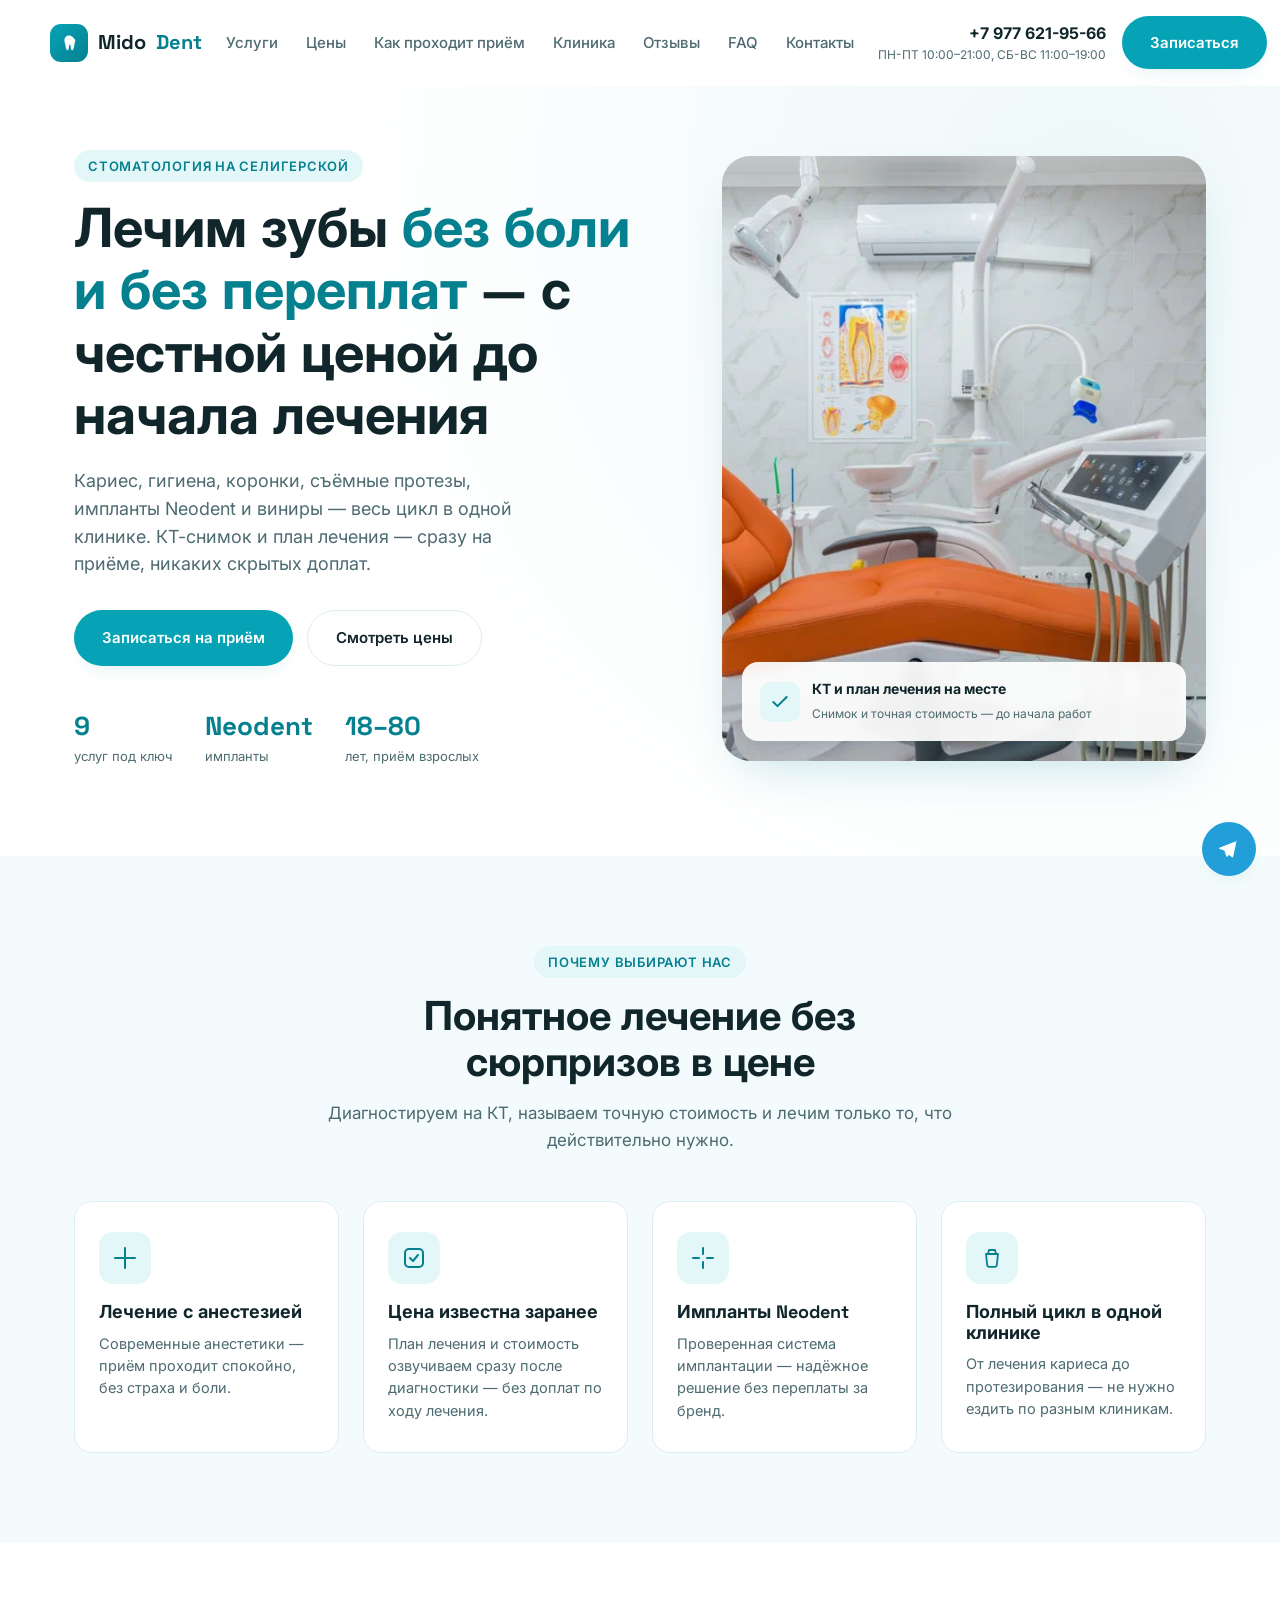
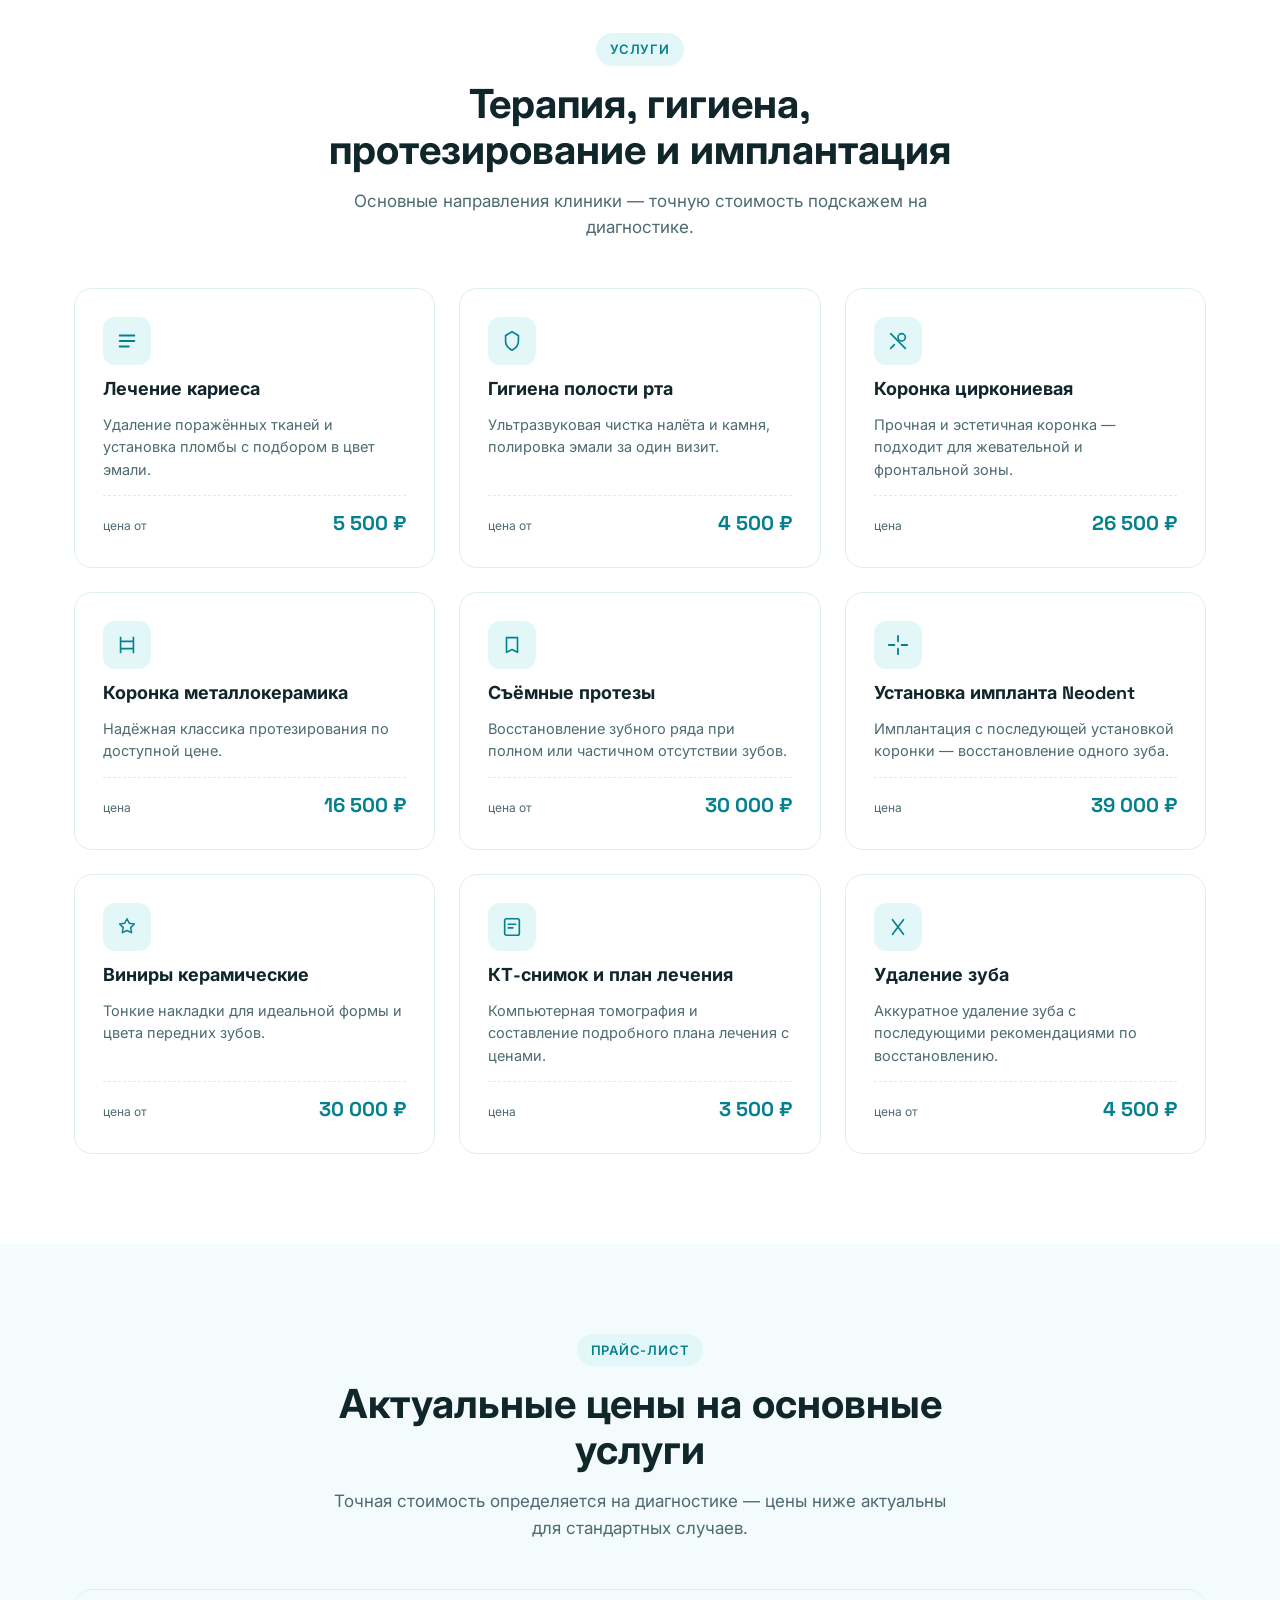
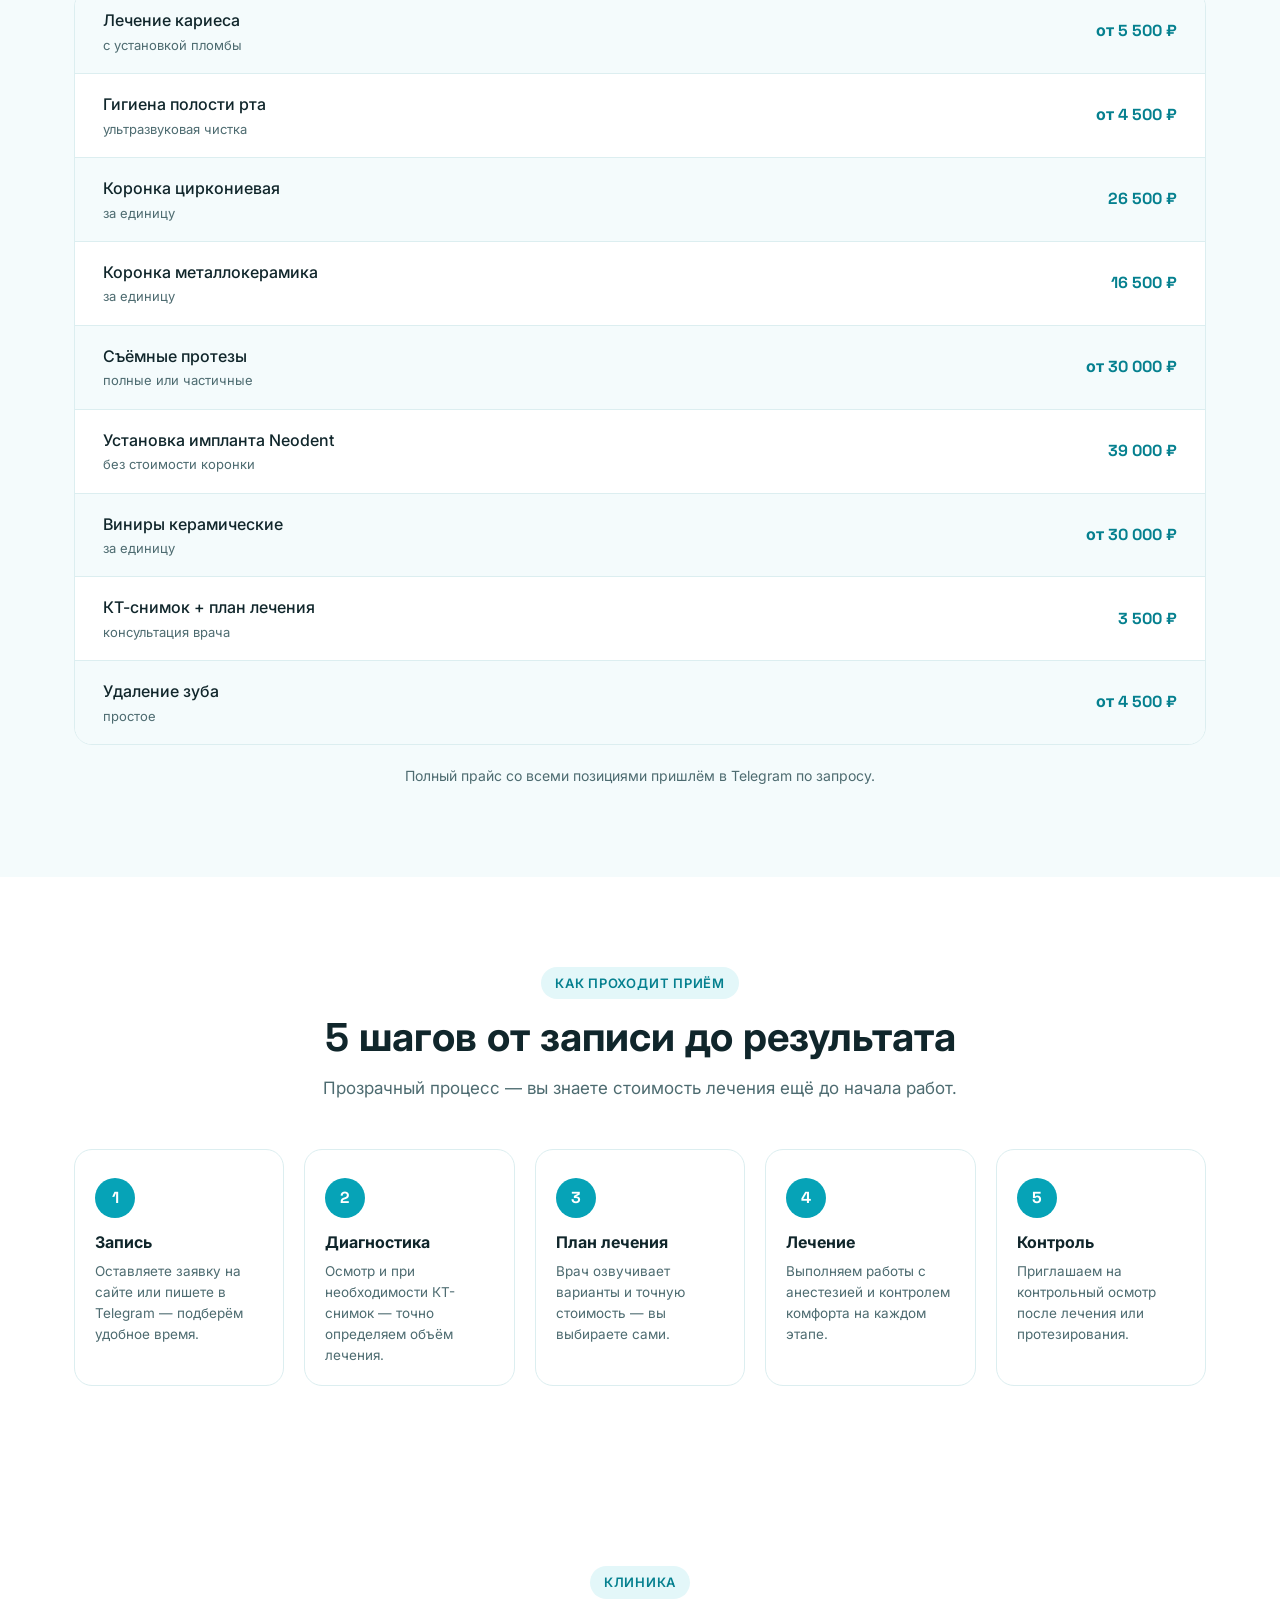
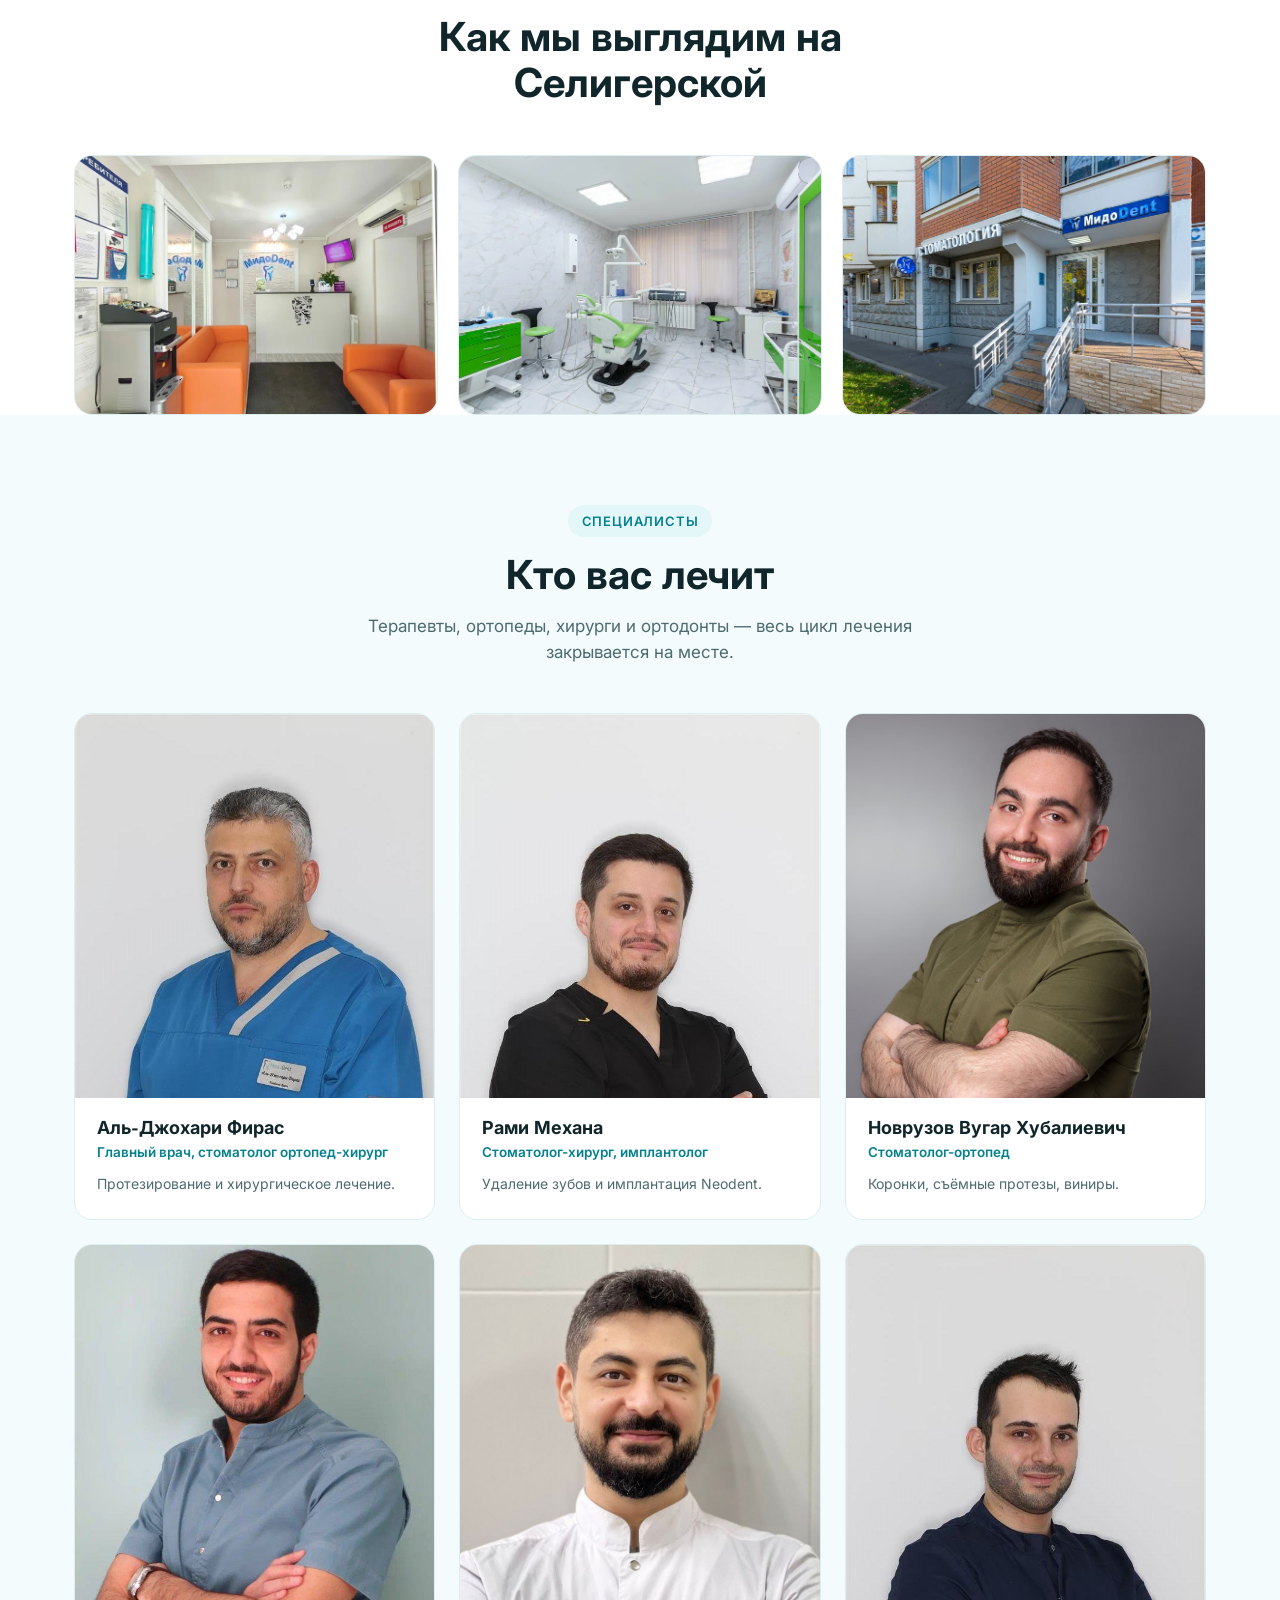
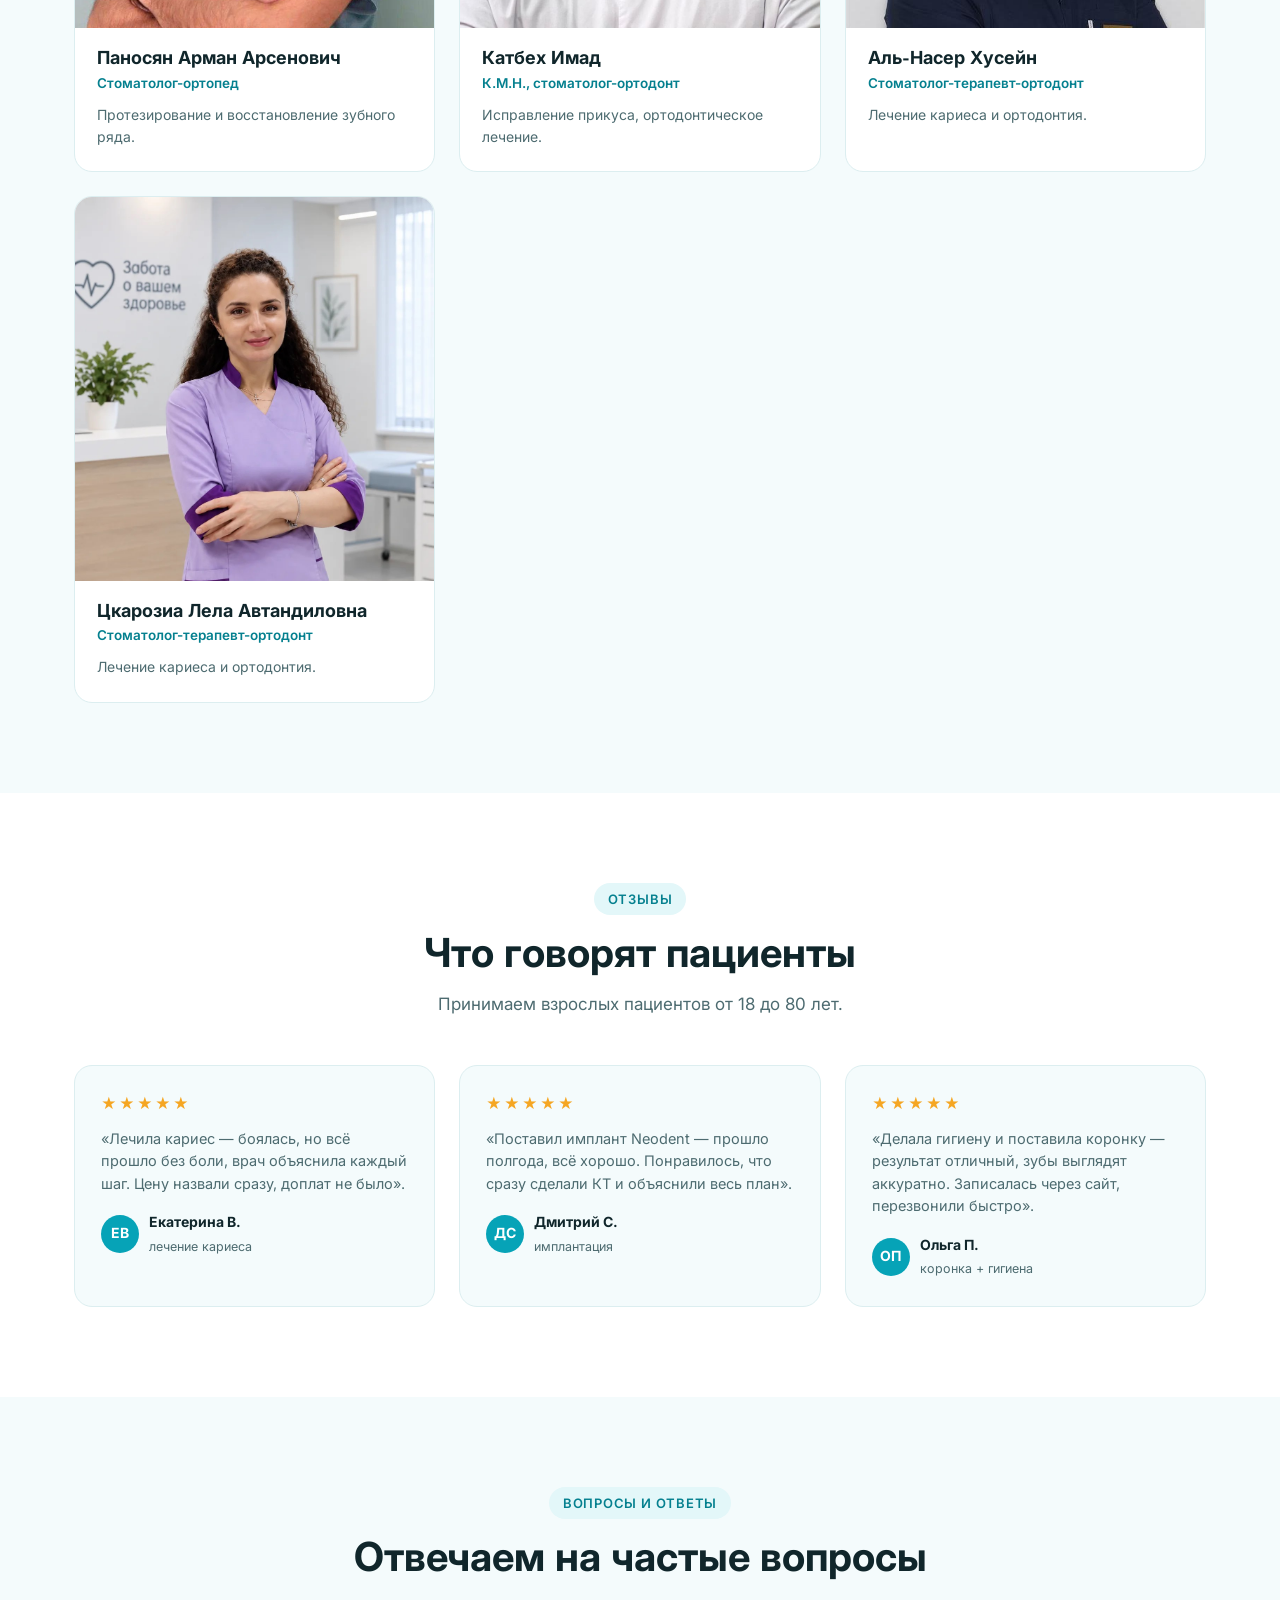
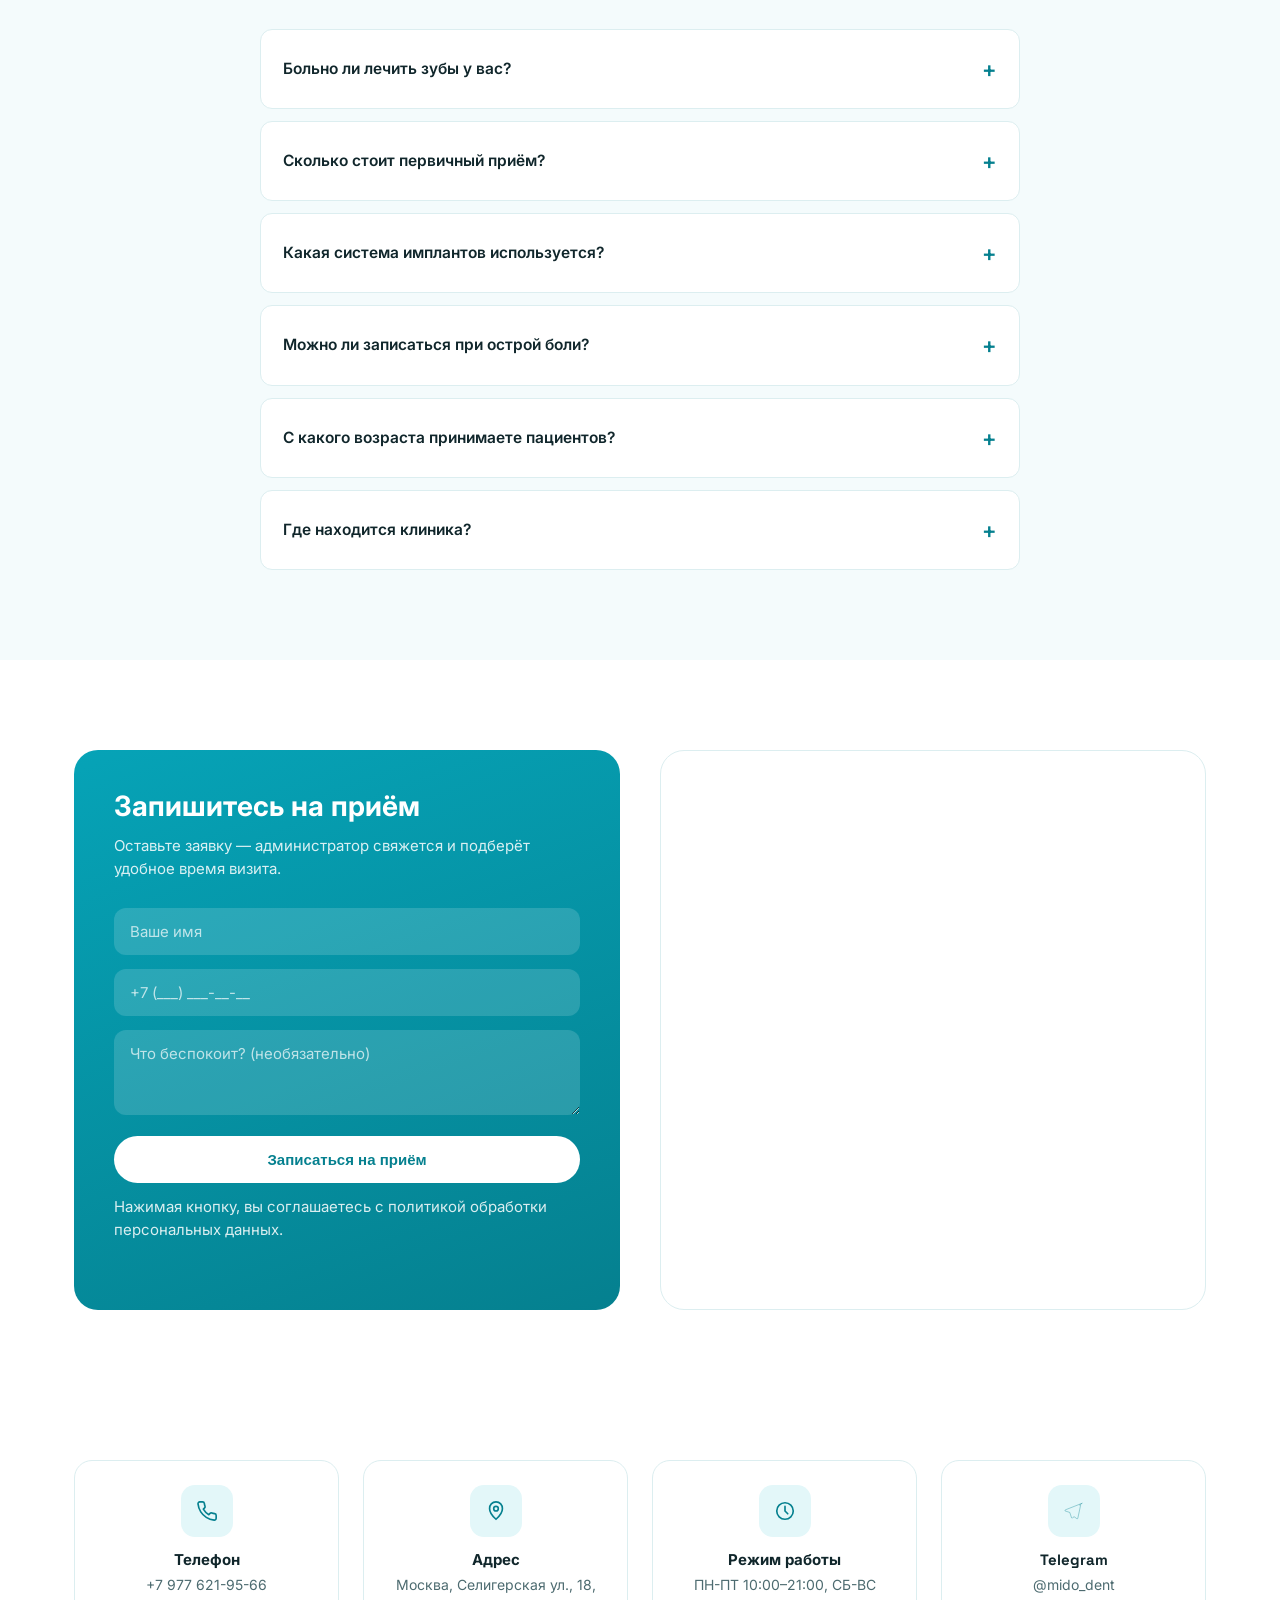
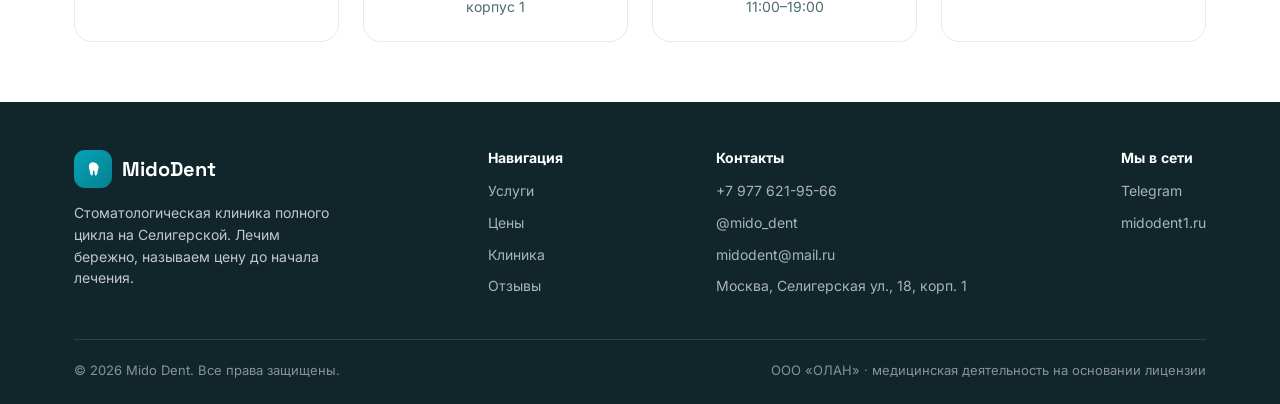
<file: index.html>
<!DOCTYPE html>
<html lang="ru">
<head>
<meta charset="UTF-8">
<meta name="viewport" content="width=device-width, initial-scale=1.0">
<title>Mido Dent — стоматологическая клиника в Москве</title>
<meta name="description" content="Mido Dent: лечение кариеса, гигиена, коронки, импланты Neodent, съёмные протезы и виниры. Стоматология на Селигерской, приём взрослых пациентов.">
<link rel="preconnect" href="https://fonts.googleapis.com">
<link rel="preconnect" href="https://fonts.gstatic.com" crossorigin>
<link href="https://fonts.googleapis.com/css2?family=Inter:wght@400;500;600;700;800&family=Space+Grotesk:wght@500;600;700&display=swap" rel="stylesheet">
<link rel="stylesheet" href="styles.css">
</head>
<body>

<header class="header" id="header">
  <div class="container header__inner">
    <a href="#top" class="logo">
      <span class="logo__mark">
        <svg width="20" height="20" viewBox="0 0 24 24" fill="none"><path d="M12 3C9 3 6.5 5 6.5 8.5c0 2.2.6 3.4 1 5.3.4 1.9.6 4.7 1.7 6.2.6.8 1.5.9 2.1-.1.6-1 .6-3 .7-4.3.1-1 .3-1.6 1-1.6s.9.6 1 1.6c.1 1.3.1 3.3.7 4.3.6 1 1.5.9 2.1.1 1.1-1.5 1.3-4.3 1.7-6.2.4-1.9 1-3.1 1-5.3C17.5 5 15 3 12 3z" fill="currentColor"/></svg>
      </span>
      Mido<span class="logo__suffix">Dent</span>
    </a>
    <nav class="nav" id="nav">
      <a href="#services">Услуги</a>
      <a href="#price">Цены</a>
      <a href="#process">Как проходит приём</a>
      <a href="#team">Клиника</a>
      <a href="#reviews">Отзывы</a>
      <a href="#faq">FAQ</a>
      <a href="#contacts">Контакты</a>
    </nav>
    <div class="header__actions">
      <div class="header__phone">
        <a href="tel:+79776219566">+7 977 621-95-66</a>
        <span>ПН-ПТ 10:00–21:00, СБ-ВС 11:00–19:00</span>
      </div>
      <a href="#form" class="btn btn--primary"><span class="btn-text">Записаться</span></a>
      <button class="burger" id="burger" aria-label="Меню"><span></span><span></span><span></span></button>
    </div>
  </div>
</header>

<main id="top">

  <!-- HERO -->
  <section class="hero">
    <div class="container hero__inner">
      <div>
        <div class="eyebrow">Стоматология на Селигерской</div>
        <h1 class="hero__title">Лечим зубы <em>без боли и без переплат</em> — с честной ценой до начала лечения</h1>
        <p class="hero__text">Кариес, гигиена, коронки, съёмные протезы, импланты Neodent и виниры — весь цикл в одной клинике. КТ-снимок и план лечения — сразу на приёме, никаких скрытых доплат.</p>
        <div class="hero__cta">
          <a href="#form" class="btn btn--primary">Записаться на приём</a>
          <a href="#price" class="btn btn--ghost">Смотреть цены</a>
        </div>
        <div class="hero__stats">
          <div>
            <div class="stat__num"><span data-target="9">0</span></div>
            <div class="stat__label">услуг под ключ</div>
          </div>
          <div>
            <div class="stat__num">Neodent</div>
            <div class="stat__label">импланты</div>
          </div>
          <div>
            <div class="stat__num">18–80</div>
            <div class="stat__label">лет, приём взрослых</div>
          </div>
        </div>
      </div>
      <div class="hero__card">
        <img src="img/clinic-1.webp" alt="Кабинет стоматологической клиники Mido Dent">
        <div class="hero__badge">
          <div class="hero__badge-icon">
            <svg width="20" height="20" viewBox="0 0 24 24" fill="none"><path d="M20 6L9 17l-5-5" stroke="currentColor" stroke-width="2.4" stroke-linecap="round" stroke-linejoin="round"/></svg>
          </div>
          <div>
            <strong>КТ и план лечения на месте</strong>
            <span>Снимок и точная стоимость — до начала работ</span>
          </div>
        </div>
      </div>
    </div>
  </section>

  <!-- ADVANTAGES -->
  <section class="adv-section">
    <div class="container">
      <div class="section-head">
        <div class="eyebrow">Почему выбирают нас</div>
        <h2>Понятное лечение без сюрпризов в цене</h2>
        <p>Диагностируем на КТ, называем точную стоимость и лечим только то, что действительно нужно.</p>
      </div>
      <div class="adv-grid">
        <div class="adv">
          <div class="adv__icon"><svg width="24" height="24" viewBox="0 0 24 24" fill="none"><path d="M12 2v20M2 12h20" stroke="currentColor" stroke-width="2" stroke-linecap="round"/></svg></div>
          <h3>Лечение с анестезией</h3>
          <p>Современные анестетики — приём проходит спокойно, без страха и боли.</p>
        </div>
        <div class="adv">
          <div class="adv__icon"><svg width="24" height="24" viewBox="0 0 24 24" fill="none"><rect x="3" y="3" width="18" height="18" rx="4" stroke="currentColor" stroke-width="2"/><path d="M8 12l3 3 5-6" stroke="currentColor" stroke-width="2" stroke-linecap="round" stroke-linejoin="round"/></svg></div>
          <h3>Цена известна заранее</h3>
          <p>План лечения и стоимость озвучиваем сразу после диагностики — без доплат по ходу лечения.</p>
        </div>
        <div class="adv">
          <div class="adv__icon"><svg width="24" height="24" viewBox="0 0 24 24" fill="none"><path d="M12 2v6M12 16v6M2 12h6M16 12h6" stroke="currentColor" stroke-width="2" stroke-linecap="round"/></svg></div>
          <h3>Импланты Neodent</h3>
          <p>Проверенная система имплантации — надёжное решение без переплаты за бренд.</p>
        </div>
        <div class="adv">
          <div class="adv__icon"><svg width="24" height="24" viewBox="0 0 24 24" fill="none"><path d="M9 4h6l1 4H8l1-4z" stroke="currentColor" stroke-width="1.8" stroke-linejoin="round"/><path d="M6 8h12l-1.2 11a2 2 0 01-2 1.8H9.2a2 2 0 01-2-1.8L6 8z" stroke="currentColor" stroke-width="1.8" stroke-linejoin="round"/></svg></div>
          <h3>Полный цикл в одной клинике</h3>
          <p>От лечения кариеса до протезирования — не нужно ездить по разным клиникам.</p>
        </div>
      </div>
    </div>
  </section>

  <!-- SERVICES -->
  <section class="services-section" id="services">
    <div class="container">
      <div class="section-head">
        <div class="eyebrow">Услуги</div>
        <h2>Терапия, гигиена, протезирование и имплантация</h2>
        <p>Основные направления клиники — точную стоимость подскажем на диагностике.</p>
      </div>
      <div class="services-grid">
        <div class="service">
          <div class="service__icon"><svg width="22" height="22" viewBox="0 0 24 24" fill="none"><path d="M4 12h16M4 6h16M4 18h10" stroke="currentColor" stroke-width="2" stroke-linecap="round"/></svg></div>
          <h3>Лечение кариеса</h3>
          <p>Удаление поражённых тканей и установка пломбы с подбором в цвет эмали.</p>
          <div class="service__price"><span>цена от</span><strong>5 500 ₽</strong></div>
        </div>
        <div class="service">
          <div class="service__icon"><svg width="22" height="22" viewBox="0 0 24 24" fill="none"><path d="M12 2l7 4v6c0 5-3 8-7 10-4-2-7-5-7-10V6l7-4z" stroke="currentColor" stroke-width="1.8" stroke-linejoin="round"/></svg></div>
          <h3>Гигиена полости рта</h3>
          <p>Ультразвуковая чистка налёта и камня, полировка эмали за один визит.</p>
          <div class="service__price"><span>цена от</span><strong>4 500 ₽</strong></div>
        </div>
        <div class="service">
          <div class="service__icon"><svg width="22" height="22" viewBox="0 0 24 24" fill="none"><path d="M4 20l4-4M4 4l16 16" stroke="currentColor" stroke-width="1.8" stroke-linecap="round"/><circle cx="16" cy="8" r="4" stroke="currentColor" stroke-width="1.8"/></svg></div>
          <h3>Коронка циркониевая</h3>
          <p>Прочная и эстетичная коронка — подходит для жевательной и фронтальной зоны.</p>
          <div class="service__price"><span>цена</span><strong>26 500 ₽</strong></div>
        </div>
        <div class="service">
          <div class="service__icon"><svg width="22" height="22" viewBox="0 0 24 24" fill="none"><path d="M5 3v18M19 3v18M5 8h14M5 16h14" stroke="currentColor" stroke-width="1.8"/></svg></div>
          <h3>Коронка металлокерамика</h3>
          <p>Надёжная классика протезирования по доступной цене.</p>
          <div class="service__price"><span>цена</span><strong>16 500 ₽</strong></div>
        </div>
        <div class="service">
          <div class="service__icon"><svg width="22" height="22" viewBox="0 0 24 24" fill="none"><path d="M6 4h12v16l-6-3-6 3V4z" stroke="currentColor" stroke-width="1.8" stroke-linejoin="round"/></svg></div>
          <h3>Съёмные протезы</h3>
          <p>Восстановление зубного ряда при полном или частичном отсутствии зубов.</p>
          <div class="service__price"><span>цена от</span><strong>30 000 ₽</strong></div>
        </div>
        <div class="service">
          <div class="service__icon"><svg width="22" height="22" viewBox="0 0 24 24" fill="none"><path d="M12 2v6M12 16v6M2 12h6M16 12h6" stroke="currentColor" stroke-width="2" stroke-linecap="round"/></svg></div>
          <h3>Установка импланта Neodent</h3>
          <p>Имплантация с последующей установкой коронки — восстановление одного зуба.</p>
          <div class="service__price"><span>цена</span><strong>39 000 ₽</strong></div>
        </div>
        <div class="service">
          <div class="service__icon"><svg width="22" height="22" viewBox="0 0 24 24" fill="none"><path d="M12 3l2.5 5 5.5.8-4 3.9 1 5.5L12 15.8 6.9 18.2l1-5.5-4-3.9 5.5-.8L12 3z" stroke="currentColor" stroke-width="1.6" stroke-linejoin="round"/></svg></div>
          <h3>Виниры керамические</h3>
          <p>Тонкие накладки для идеальной формы и цвета передних зубов.</p>
          <div class="service__price"><span>цена от</span><strong>30 000 ₽</strong></div>
        </div>
        <div class="service">
          <div class="service__icon"><svg width="22" height="22" viewBox="0 0 24 24" fill="none"><rect x="4" y="3" width="16" height="18" rx="2" stroke="currentColor" stroke-width="1.8"/><path d="M8 9h8M8 13h5" stroke="currentColor" stroke-width="1.8" stroke-linecap="round"/></svg></div>
          <h3>КТ-снимок и план лечения</h3>
          <p>Компьютерная томография и составление подробного плана лечения с ценами.</p>
          <div class="service__price"><span>цена</span><strong>3 500 ₽</strong></div>
        </div>
        <div class="service">
          <div class="service__icon"><svg width="22" height="22" viewBox="0 0 24 24" fill="none"><path d="M6 4l12 16M18 4L6 20" stroke="currentColor" stroke-width="1.8" stroke-linecap="round"/></svg></div>
          <h3>Удаление зуба</h3>
          <p>Аккуратное удаление зуба с последующими рекомендациями по восстановлению.</p>
          <div class="service__price"><span>цена от</span><strong>4 500 ₽</strong></div>
        </div>
      </div>
    </div>
  </section>

  <!-- PRICE -->
  <section class="price-section" id="price">
    <div class="container">
      <div class="section-head">
        <div class="eyebrow">Прайс-лист</div>
        <h2>Актуальные цены на основные услуги</h2>
        <p>Точная стоимость определяется на диагностике — цены ниже актуальны для стандартных случаев.</p>
      </div>
      <div class="price-table">
        <div class="price-row"><div class="name">Лечение кариеса<small>с установкой пломбы</small></div><div class="price">от 5 500 ₽</div></div>
        <div class="price-row"><div class="name">Гигиена полости рта<small>ультразвуковая чистка</small></div><div class="price">от 4 500 ₽</div></div>
        <div class="price-row"><div class="name">Коронка циркониевая<small>за единицу</small></div><div class="price">26 500 ₽</div></div>
        <div class="price-row"><div class="name">Коронка металлокерамика<small>за единицу</small></div><div class="price">16 500 ₽</div></div>
        <div class="price-row"><div class="name">Съёмные протезы<small>полные или частичные</small></div><div class="price">от 30 000 ₽</div></div>
        <div class="price-row"><div class="name">Установка импланта Neodent<small>без стоимости коронки</small></div><div class="price">39 000 ₽</div></div>
        <div class="price-row"><div class="name">Виниры керамические<small>за единицу</small></div><div class="price">от 30 000 ₽</div></div>
        <div class="price-row"><div class="name">КТ-снимок + план лечения<small>консультация врача</small></div><div class="price">3 500 ₽</div></div>
        <div class="price-row"><div class="name">Удаление зуба<small>простое</small></div><div class="price">от 4 500 ₽</div></div>
      </div>
      <p class="price-note">Полный прайс со всеми позициями пришлём в Telegram по запросу.</p>
    </div>
  </section>

  <!-- PROCESS -->
  <section class="process-section" id="process">
    <div class="container">
      <div class="section-head">
        <div class="eyebrow">Как проходит приём</div>
        <h2>5 шагов от записи до результата</h2>
        <p>Прозрачный процесс — вы знаете стоимость лечения ещё до начала работ.</p>
      </div>
      <div class="steps">
        <div class="step"><div class="step__num">1</div><h3>Запись</h3><p>Оставляете заявку на сайте или пишете в Telegram — подберём удобное время.</p></div>
        <div class="step"><div class="step__num">2</div><h3>Диагностика</h3><p>Осмотр и при необходимости КТ-снимок — точно определяем объём лечения.</p></div>
        <div class="step"><div class="step__num">3</div><h3>План лечения</h3><p>Врач озвучивает варианты и точную стоимость — вы выбираете сами.</p></div>
        <div class="step"><div class="step__num">4</div><h3>Лечение</h3><p>Выполняем работы с анестезией и контролем комфорта на каждом этапе.</p></div>
        <div class="step"><div class="step__num">5</div><h3>Контроль</h3><p>Приглашаем на контрольный осмотр после лечения или протезирования.</p></div>
      </div>
    </div>
  </section>

  <!-- CLINIC GALLERY -->
  <section class="gallery-section">
    <div class="container">
      <div class="section-head">
        <div class="eyebrow">Клиника</div>
        <h2>Как мы выглядим на Селигерской</h2>
      </div>
      <div class="gallery-grid">
        <img src="img/clinic-7.webp" alt="Зона ресепшн клиники Mido Dent">
        <img src="img/clinic-4.webp" alt="Кабинет лечения в клинике Mido Dent">
        <img src="img/clinic-5.webp" alt="Вход в клинику Mido Dent на Селигерской">
      </div>
    </div>
  </section>

  <!-- TEAM -->
  <section class="doctors-section" id="team">
    <div class="container">
      <div class="section-head">
        <div class="eyebrow">Специалисты</div>
        <h2>Кто вас лечит</h2>
        <p>Терапевты, ортопеды, хирурги и ортодонты — весь цикл лечения закрывается на месте.</p>
      </div>
      <div class="doctors-grid">
        <div class="doctor">
          <div class="doctor__photo"><img src="img/doc-aldzhohari.jpg" alt="Аль-Джохари Фирас"></div>
          <div class="doctor__body">
            <h3>Аль-Джохари Фирас</h3>
            <div class="doctor__role">Главный врач, стоматолог ортопед-хирург</div>
            <p>Протезирование и хирургическое лечение.</p>
          </div>
        </div>
        <div class="doctor">
          <div class="doctor__photo"><img src="img/doc-mehana.jpg" alt="Рами Механа"></div>
          <div class="doctor__body">
            <h3>Рами Механа</h3>
            <div class="doctor__role">Стоматолог-хирург, имплантолог</div>
            <p>Удаление зубов и имплантация Neodent.</p>
          </div>
        </div>
        <div class="doctor">
          <div class="doctor__photo"><img src="img/doc-novruzov.jpg" alt="Новрузов Вугар Хубалиевич"></div>
          <div class="doctor__body">
            <h3>Новрузов Вугар Хубалиевич</h3>
            <div class="doctor__role">Стоматолог-ортопед</div>
            <p>Коронки, съёмные протезы, виниры.</p>
          </div>
        </div>
        <div class="doctor">
          <div class="doctor__photo"><img src="img/doc-panosyan.jpg" alt="Паносян Арман Арсенович"></div>
          <div class="doctor__body">
            <h3>Паносян Арман Арсенович</h3>
            <div class="doctor__role">Стоматолог-ортопед</div>
            <p>Протезирование и восстановление зубного ряда.</p>
          </div>
        </div>
        <div class="doctor">
          <div class="doctor__photo"><img src="img/doc-katbeh.jpg" alt="Катбех Имад"></div>
          <div class="doctor__body">
            <h3>Катбех Имад</h3>
            <div class="doctor__role">К.М.Н., стоматолог-ортодонт</div>
            <p>Исправление прикуса, ортодонтическое лечение.</p>
          </div>
        </div>
        <div class="doctor">
          <div class="doctor__photo"><img src="img/doc-alnaser.jpg" alt="Аль-Насер Хусейн"></div>
          <div class="doctor__body">
            <h3>Аль-Насер Хусейн</h3>
            <div class="doctor__role">Стоматолог-терапевт-ортодонт</div>
            <p>Лечение кариеса и ортодонтия.</p>
          </div>
        </div>
        <div class="doctor">
          <div class="doctor__photo"><img src="img/doc-tskaroziya.jpg" alt="Цкарозиа Лела Автандиловна"></div>
          <div class="doctor__body">
            <h3>Цкарозиа Лела Автандиловна</h3>
            <div class="doctor__role">Стоматолог-терапевт-ортодонт</div>
            <p>Лечение кариеса и ортодонтия.</p>
          </div>
        </div>
      </div>
    </div>
  </section>

  <!-- REVIEWS -->
  <section class="reviews-section" id="reviews">
    <div class="container">
      <div class="section-head">
        <div class="eyebrow">Отзывы</div>
        <h2>Что говорят пациенты</h2>
        <p>Принимаем взрослых пациентов от 18 до 80 лет.</p>
      </div>
      <div class="reviews-grid">
        <div class="review">
          <div class="review__stars">★★★★★</div>
          <p>«Лечила кариес — боялась, но всё прошло без боли, врач объяснила каждый шаг. Цену назвали сразу, доплат не было».</p>
          <div class="review__author"><div class="review__avatar">ЕВ</div><div><strong>Екатерина В.</strong><span>лечение кариеса</span></div></div>
        </div>
        <div class="review">
          <div class="review__stars">★★★★★</div>
          <p>«Поставил имплант Neodent — прошло полгода, всё хорошо. Понравилось, что сразу сделали КТ и объяснили весь план».</p>
          <div class="review__author"><div class="review__avatar">ДС</div><div><strong>Дмитрий С.</strong><span>имплантация</span></div></div>
        </div>
        <div class="review">
          <div class="review__stars">★★★★★</div>
          <p>«Делала гигиену и поставила коронку — результат отличный, зубы выглядят аккуратно. Записалась через сайт, перезвонили быстро».</p>
          <div class="review__author"><div class="review__avatar">ОП</div><div><strong>Ольга П.</strong><span>коронка + гигиена</span></div></div>
        </div>
      </div>
    </div>
  </section>

  <!-- FAQ -->
  <section class="faq-section" id="faq">
    <div class="container">
      <div class="section-head">
        <div class="eyebrow">Вопросы и ответы</div>
        <h2>Отвечаем на частые вопросы</h2>
      </div>
      <div class="faq">
        <details class="faq__item">
          <summary>Больно ли лечить зубы у вас?</summary>
          <p>Используем анестезию — укол практически не ощущается, а само лечение проходит без боли.</p>
        </details>
        <details class="faq__item">
          <summary>Сколько стоит первичный приём?</summary>
          <p>Стоимость консультации и осмотра уточняется при записи — озвучим точную цену до визита.</p>
        </details>
        <details class="faq__item">
          <summary>Какая система имплантов используется?</summary>
          <p>Устанавливаем импланты Neodent — проверенная система с хорошим соотношением цены и качества.</p>
        </details>
        <details class="faq__item">
          <summary>Можно ли записаться при острой боли?</summary>
          <p>Да, при острой боли принимаем в ближайшее свободное время — напишите в Telegram или позвоните.</p>
        </details>
        <details class="faq__item">
          <summary>С какого возраста принимаете пациентов?</summary>
          <p>Принимаем взрослых пациентов от 18 до 80 лет.</p>
        </details>
        <details class="faq__item">
          <summary>Где находится клиника?</summary>
          <p>Москва, Селигерская улица, 18, корпус 1 — точный адрес и схему проезда пришлём при записи.</p>
        </details>
      </div>
    </div>
  </section>

  <!-- FORM + MAP -->
  <section class="form-section" id="form">
    <div class="container form-grid">
      <div class="form-card">
        <h2>Запишитесь на приём</h2>
        <p>Оставьте заявку — администратор свяжется и подберёт удобное время визита.</p>
        <form class="form" id="leadForm">
          <input type="text" name="name" placeholder="Ваше имя" required>
          <input type="tel" name="phone" placeholder="+7 (___) ___-__-__" required>
          <textarea name="comment" rows="3" placeholder="Что беспокоит? (необязательно)"></textarea>
          <input type="text" name="_gotcha" style="display:none" tabindex="-1" autocomplete="off">
          <button type="submit" class="btn btn--light btn--block">Записаться на приём</button>
        </form>
        <p class="form__legal">Нажимая кнопку, вы соглашаетесь с политикой обработки персональных данных.</p>
      </div>
      <div class="map-card">
        <iframe src="https://yandex.ru/map-widget/v1/?ll=37.552875%2C55.866102&z=16.7&pt=37.552875,55.866102,pm2rdm" loading="lazy" allowfullscreen></iframe>
      </div>
    </div>
  </section>

  <!-- CONTACTS -->
  <section class="contacts-section" id="contacts">
    <div class="container">
      <div class="contacts-grid">
        <div class="contact-card">
          <div class="adv__icon" style="margin:0 auto 14px"><svg width="22" height="22" viewBox="0 0 24 24" fill="none"><path d="M22 16.9v3a2 2 0 01-2.2 2 19.8 19.8 0 01-8.6-3 19.5 19.5 0 01-6-6 19.8 19.8 0 01-3-8.7A2 2 0 014.1 2h3a2 2 0 012 1.7c.1 1 .3 2 .7 2.9a2 2 0 01-.4 2.1L8 10a16 16 0 006 6l1.3-1.4a2 2 0 012.1-.4c.9.4 1.9.6 2.9.7a2 2 0 011.7 2z" stroke="currentColor" stroke-width="1.8" stroke-linejoin="round"/></svg></div>
          <h3>Телефон</h3>
          <p><a href="tel:+79776219566">+7 977 621-95-66</a></p>
        </div>
        <div class="contact-card">
          <div class="adv__icon" style="margin:0 auto 14px"><svg width="22" height="22" viewBox="0 0 24 24" fill="none"><path d="M12 21s-7-6.2-7-11.5A7 7 0 0112 2a7 7 0 017 7.5C19 14.8 12 21 12 21z" stroke="currentColor" stroke-width="1.8"/><circle cx="12" cy="9.5" r="2.5" stroke="currentColor" stroke-width="1.8"/></svg></div>
          <h3>Адрес</h3>
          <p>Москва, Селигерская ул., 18, корпус 1</p>
        </div>
        <div class="contact-card">
          <div class="adv__icon" style="margin:0 auto 14px"><svg width="22" height="22" viewBox="0 0 24 24" fill="none"><circle cx="12" cy="12" r="9" stroke="currentColor" stroke-width="1.8"/><path d="M12 7v5l3 3" stroke="currentColor" stroke-width="1.8" stroke-linecap="round"/></svg></div>
          <h3>Режим работы</h3>
          <p>ПН-ПТ 10:00–21:00, СБ-ВС 11:00–19:00</p>
        </div>
        <div class="contact-card">
          <div class="adv__icon" style="margin:0 auto 14px"><svg width="22" height="22" viewBox="0 0 24 24" fill="none"><path d="M21.05 3.51L2.98 10.6c-1.24.5-1.23 1.19-.23 1.5l4.63 1.45 1.79 5.42c.22.6.37.83.75.83.3 0 .43-.13.6-.28.11-.1.75-.73 1.47-1.42l3.05 2.25c.56.31 1 .15 1.15-.51l2.85-13.4c.22-.9-.34-1.3-1-1.02z" stroke="currentColor" stroke-width="0.4"/></svg></div>
          <h3>Telegram</h3>
          <p><a href="https://t.me/mido_dent" target="_blank" rel="noopener">@mido_dent</a></p>
        </div>
      </div>
    </div>
  </section>

</main>

<footer class="footer">
  <div class="container">
    <div class="footer__inner">
      <div>
        <a href="#top" class="logo"><span class="logo__mark"><svg width="18" height="18" viewBox="0 0 24 24" fill="none"><path d="M12 3C9 3 6.5 5 6.5 8.5c0 2.2.6 3.4 1 5.3.4 1.9.6 4.7 1.7 6.2.6.8 1.5.9 2.1-.1.6-1 .6-3 .7-4.3.1-1 .3-1.6 1-1.6s.9.6 1 1.6c.1 1.3.1 3.3.7 4.3.6 1 1.5.9 2.1.1 1.1-1.5 1.3-4.3 1.7-6.2.4-1.9 1-3.1 1-5.3C17.5 5 15 3 12 3z" fill="currentColor"/></svg></span>MidoDent</a>
        <p style="margin-top:14px; max-width:260px; font-size:14px;">Стоматологическая клиника полного цикла на Селигерской. Лечим бережно, называем цену до начала лечения.</p>
      </div>
      <div class="footer__col">
        <h4>Навигация</h4>
        <a href="#services">Услуги</a>
        <a href="#price">Цены</a>
        <a href="#team">Клиника</a>
        <a href="#reviews">Отзывы</a>
      </div>
      <div class="footer__col">
        <h4>Контакты</h4>
        <a href="tel:+79776219566">+7 977 621-95-66</a>
        <a href="https://t.me/mido_dent" target="_blank" rel="noopener">@mido_dent</a>
        <a href="mailto:midodent@mail.ru">midodent@mail.ru</a>
        <p>Москва, Селигерская ул., 18, корп. 1</p>
      </div>
      <div class="footer__col">
        <h4>Мы в сети</h4>
        <a href="https://t.me/mido_dent" target="_blank" rel="noopener">Telegram</a>
        <a href="https://midodent1.ru" target="_blank" rel="noopener">midodent1.ru</a>
      </div>
    </div>
    <div class="footer__bottom">
      <span>© <span id="year"></span> Mido Dent. Все права защищены.</span>
      <span>ООО «ОЛАН» · медицинская деятельность на основании лицензии</span>
    </div>
  </div>
</footer>

<div class="fab">
  <a href="https://t.me/mido_dent" class="fab__tg" target="_blank" rel="noopener" aria-label="Telegram"><svg width="24" height="24" viewBox="0 0 24 24" fill="currentColor"><path d="M21.05 3.51L2.98 10.6c-1.24.5-1.23 1.19-.23 1.5l4.63 1.45 1.79 5.42c.22.6.37.83.75.83.3 0 .43-.13.6-.28.11-.1.75-.73 1.47-1.42l3.05 2.25c.56.31 1 .15 1.15-.51l2.85-13.4c.22-.9-.34-1.3-1-1.02z"/></svg></a>
</div>

<script src="script.js"></script>
</body>
</html>
</file>
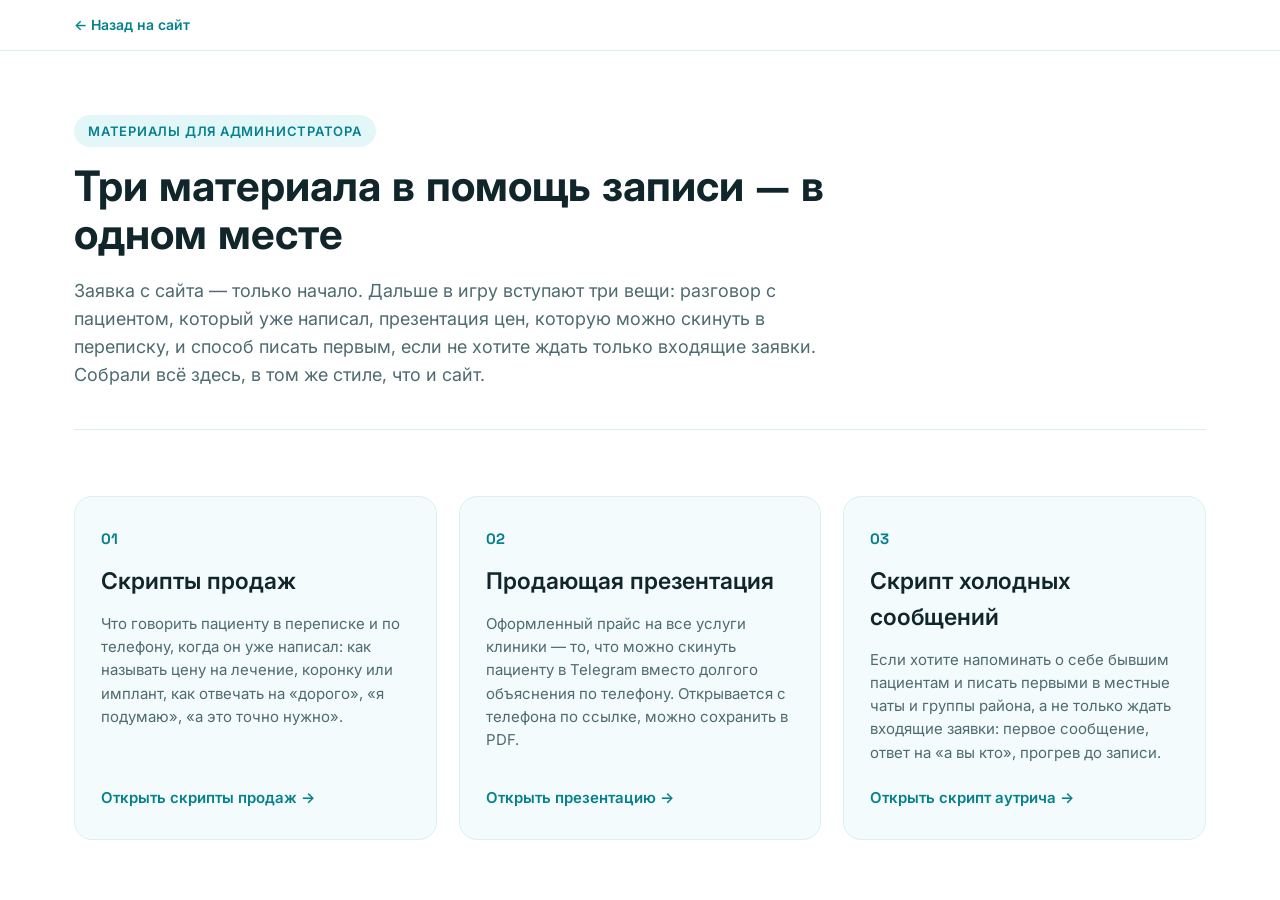
<file: materials.html>
<!DOCTYPE html>
<html lang="ru">
<head>
<meta charset="UTF-8">
<meta name="viewport" content="width=device-width, initial-scale=1.0">
<title>Материалы для продаж — Mido Dent</title>
<meta name="description" content="Скрипты продаж, презентация с ценами и скрипт холодных сообщений — три материала для клиники Mido Dent, в одном месте.">
<meta name="robots" content="noindex">
<link rel="preconnect" href="https://fonts.googleapis.com">
<link rel="preconnect" href="https://fonts.gstatic.com" crossorigin>
<link href="https://fonts.googleapis.com/css2?family=Inter:wght@400;500;600;700;800&family=Space+Grotesk:wght@500;600;700&display=swap" rel="stylesheet">
<link rel="stylesheet" href="styles.css">
<link rel="stylesheet" href="materials.css">
</head>
<body>

<div class="doc-bar">
  <div class="doc-bar__inner">
    <a href="index.html" class="doc-bar__back">← <span>Назад на сайт</span></a>
  </div>
</div>

<div class="container">

  <section class="doc-hero">
    <p class="eyebrow">Материалы для администратора</p>
    <h1>Три материала в помощь записи — в одном месте</h1>
    <p class="doc-hero__lead">Заявка с сайта — только начало. Дальше в игру вступают три вещи: разговор с пациентом, который уже написал, презентация цен, которую можно скинуть в переписку, и способ писать первым, если не хотите ждать только входящие заявки. Собрали всё здесь, в том же стиле, что и сайт.</p>
  </section>

  <section class="doc-section">
    <div class="hub-grid">

      <div class="hub-card">
        <span class="hub-card__num">01</span>
        <p class="hub-card__title">Скрипты продаж</p>
        <p class="hub-card__lead">Что говорить пациенту в переписке и по телефону, когда он уже написал: как называть цену на лечение, коронку или имплант, как отвечать на «дорого», «я подумаю», «а это точно нужно».</p>
        <a href="scripts.html" class="hub-card__link">Открыть скрипты продаж →</a>
      </div>

      <div class="hub-card">
        <span class="hub-card__num">02</span>
        <p class="hub-card__title">Продающая презентация</p>
        <p class="hub-card__lead">Оформленный прайс на все услуги клиники — то, что можно скинуть пациенту в Telegram вместо долгого объяснения по телефону. Открывается с телефона по ссылке, можно сохранить в PDF.</p>
        <a href="presentation.html" class="hub-card__link">Открыть презентацию →</a>
      </div>

      <div class="hub-card">
        <span class="hub-card__num">03</span>
        <p class="hub-card__title">Скрипт холодных сообщений</p>
        <p class="hub-card__lead">Если хотите напоминать о себе бывшим пациентам и писать первыми в местные чаты и группы района, а не только ждать входящие заявки: первое сообщение, ответ на «а вы кто», прогрев до записи.</p>
        <a href="outreach.html" class="hub-card__link">Открыть скрипт аутрича →</a>
      </div>

    </div>
  </section>

</div>

</body>
</html>
</file>
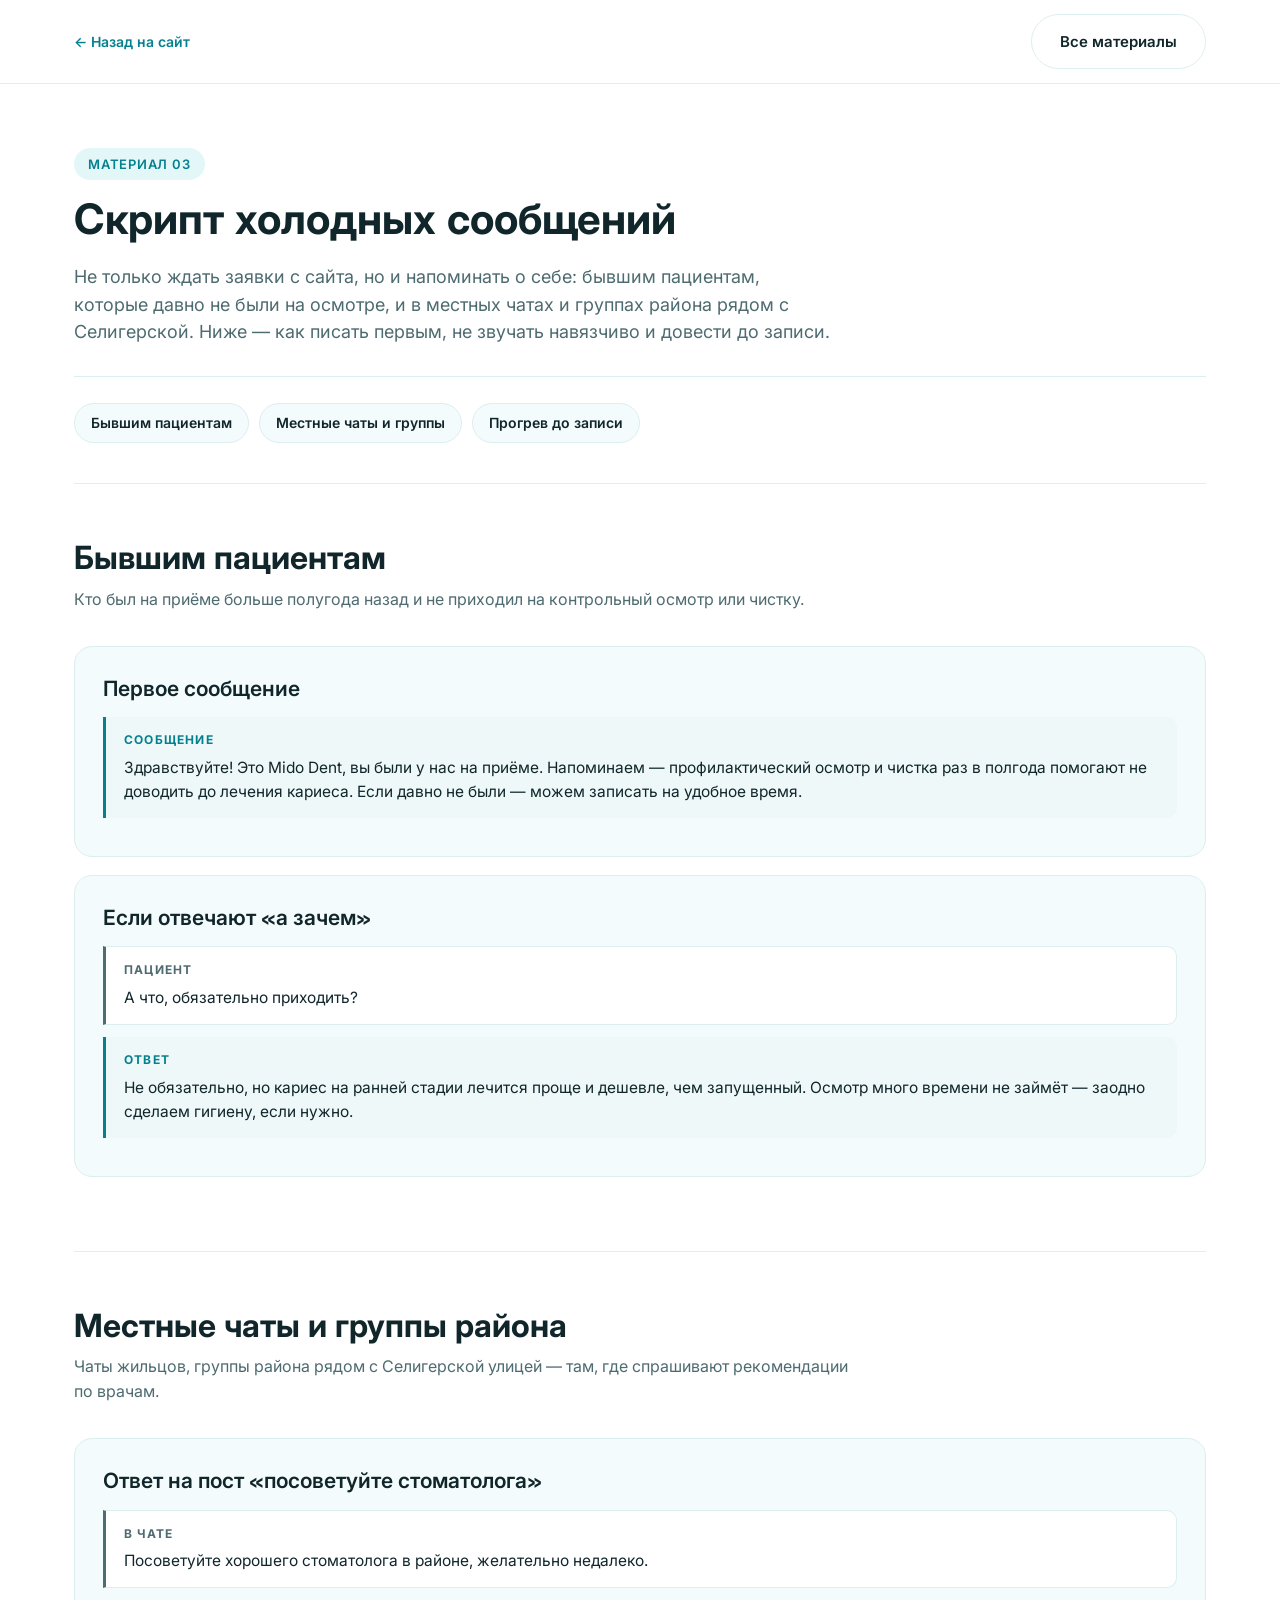
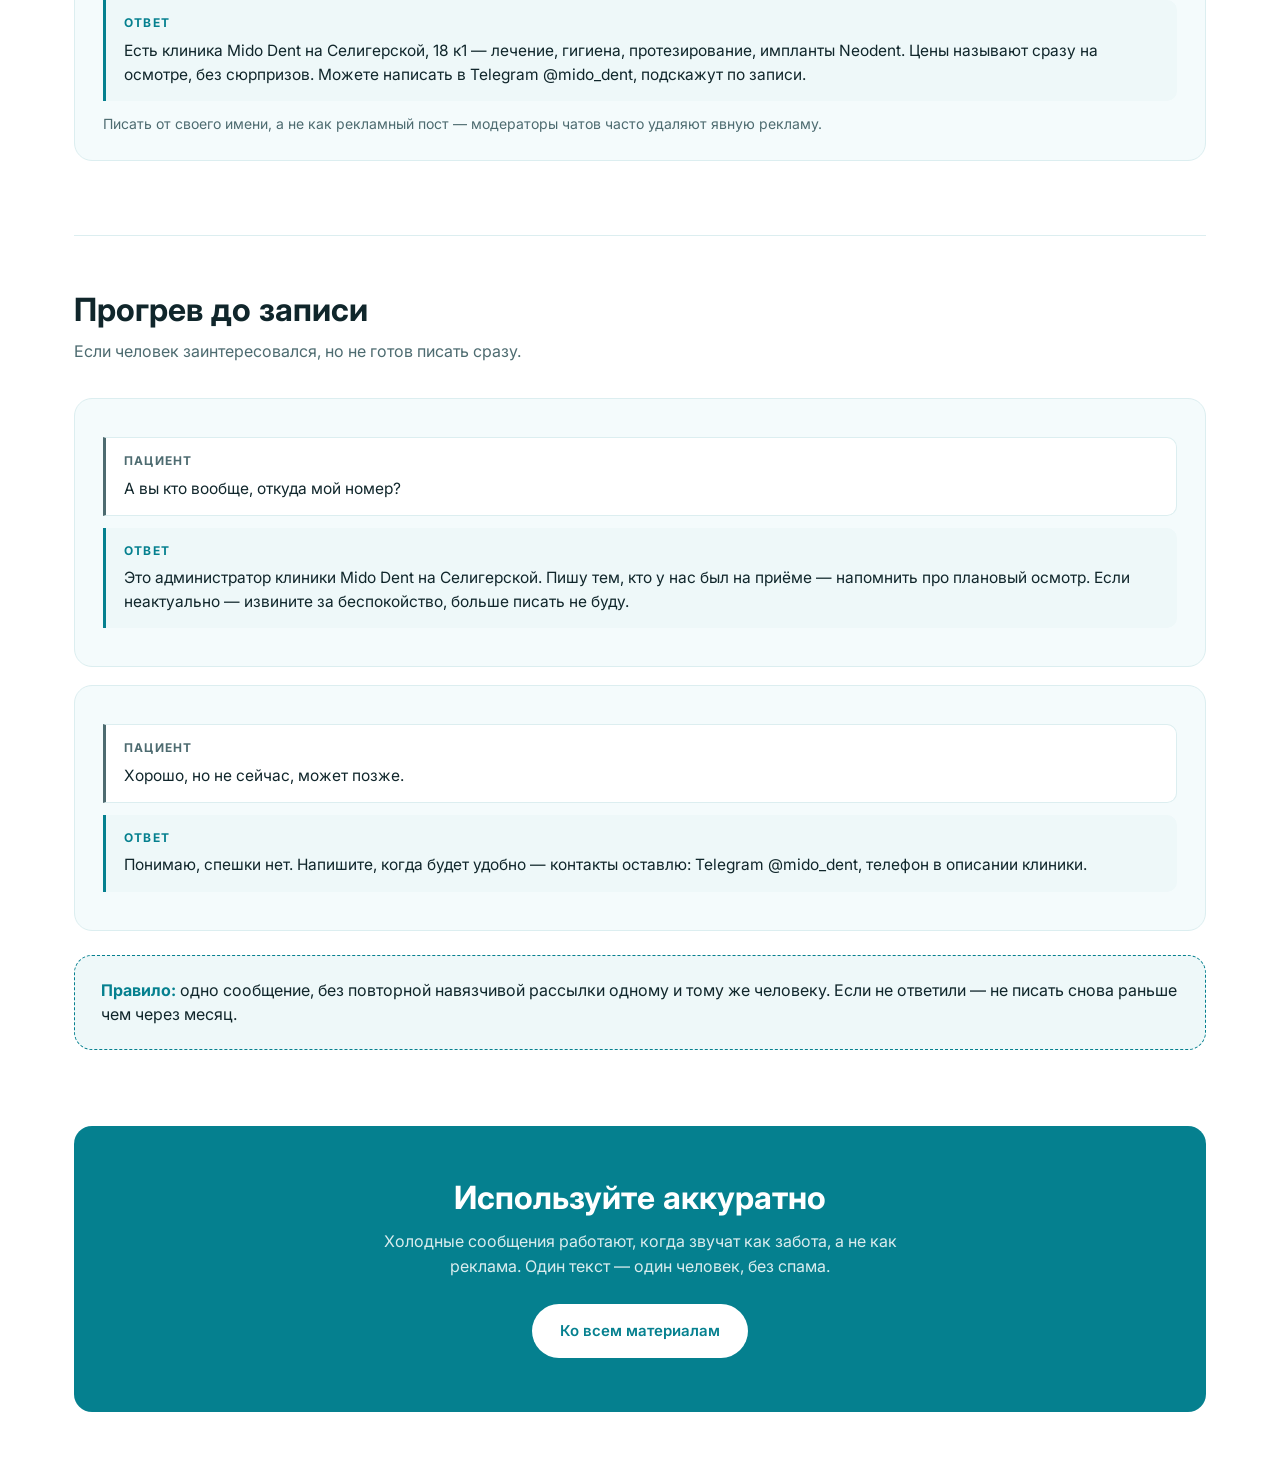
<file: outreach.html>
<!DOCTYPE html>
<html lang="ru">
<head>
<meta charset="UTF-8">
<meta name="viewport" content="width=device-width, initial-scale=1.0">
<title>Скрипт холодных сообщений — Mido Dent</title>
<meta name="description" content="Как писать первыми бывшим пациентам и в местные чаты района: первое сообщение, ответ на «а вы кто», прогрев до записи.">
<meta name="robots" content="noindex">
<link rel="preconnect" href="https://fonts.googleapis.com">
<link rel="preconnect" href="https://fonts.gstatic.com" crossorigin>
<link href="https://fonts.googleapis.com/css2?family=Inter:wght@400;500;600;700;800&family=Space+Grotesk:wght@500;600;700&display=swap" rel="stylesheet">
<link rel="stylesheet" href="styles.css">
<link rel="stylesheet" href="materials.css">
</head>
<body>

<div class="doc-bar">
  <div class="doc-bar__inner">
    <a href="index.html" class="doc-bar__back">← <span>Назад на сайт</span></a>
    <div class="doc-bar__actions">
      <a href="materials.html" class="btn btn--ghost">Все материалы</a>
    </div>
  </div>
</div>

<div class="container">

  <section class="doc-hero">
    <p class="eyebrow">Материал 03</p>
    <h1>Скрипт холодных сообщений</h1>
    <p class="doc-hero__lead">Не только ждать заявки с сайта, но и напоминать о себе: бывшим пациентам, которые давно не были на осмотре, и в местных чатах и группах района рядом с Селигерской. Ниже — как писать первым, не звучать навязчиво и довести до записи.</p>
    <nav class="toc">
      <a href="#returning">Бывшим пациентам</a>
      <a href="#local">Местные чаты и группы</a>
      <a href="#warmup">Прогрев до записи</a>
    </nav>
  </section>

  <section class="doc-section" id="returning">
    <h2>Бывшим пациентам</h2>
    <p class="doc-section__lead">Кто был на приёме больше полугода назад и не приходил на контрольный осмотр или чистку.</p>
    <div class="card">
      <p class="card__title">Первое сообщение</p>
      <div class="say"><span class="say__who">Сообщение</span>Здравствуйте! Это Mido Dent, вы были у нас на приёме. Напоминаем — профилактический осмотр и чистка раз в полгода помогают не доводить до лечения кариеса. Если давно не были — можем записать на удобное время.</div>
    </div>
    <div class="card">
      <p class="card__title">Если отвечают «а зачем»</p>
      <div class="say say--client"><span class="say__who">Пациент</span>А что, обязательно приходить?</div>
      <div class="say"><span class="say__who">Ответ</span>Не обязательно, но кариес на ранней стадии лечится проще и дешевле, чем запущенный. Осмотр много времени не займёт — заодно сделаем гигиену, если нужно.</div>
    </div>
  </section>

  <section class="doc-section" id="local">
    <h2>Местные чаты и группы района</h2>
    <p class="doc-section__lead">Чаты жильцов, группы района рядом с Селигерской улицей — там, где спрашивают рекомендации по врачам.</p>
    <div class="card">
      <p class="card__title">Ответ на пост «посоветуйте стоматолога»</p>
      <div class="say say--client"><span class="say__who">В чате</span>Посоветуйте хорошего стоматолога в районе, желательно недалеко.</div>
      <div class="say"><span class="say__who">Ответ</span>Есть клиника Mido Dent на Селигерской, 18 к1 — лечение, гигиена, протезирование, импланты Neodent. Цены называют сразу на осмотре, без сюрпризов. Можете написать в Telegram @mido_dent, подскажут по записи.</div>
      <p class="card__note">Писать от своего имени, а не как рекламный пост — модераторы чатов часто удаляют явную рекламу.</p>
    </div>
  </section>

  <section class="doc-section" id="warmup">
    <h2>Прогрев до записи</h2>
    <p class="doc-section__lead">Если человек заинтересовался, но не готов писать сразу.</p>
    <div class="card">
      <div class="say say--client"><span class="say__who">Пациент</span>А вы кто вообще, откуда мой номер?</div>
      <div class="say"><span class="say__who">Ответ</span>Это администратор клиники Mido Dent на Селигерской. Пишу тем, кто у нас был на приёме — напомнить про плановый осмотр. Если неактуально — извините за беспокойство, больше писать не буду.</div>
    </div>
    <div class="card">
      <div class="say say--client"><span class="say__who">Пациент</span>Хорошо, но не сейчас, может позже.</div>
      <div class="say"><span class="say__who">Ответ</span>Понимаю, спешки нет. Напишите, когда будет удобно — контакты оставлю: Telegram @mido_dent, телефон в описании клиники.</div>
    </div>
    <div class="tip"><strong>Правило:</strong> одно сообщение, без повторной навязчивой рассылки одному и тому же человеку. Если не ответили — не писать снова раньше чем через месяц.</div>
  </section>

  <div class="cta-final">
    <h2>Используйте аккуратно</h2>
    <p>Холодные сообщения работают, когда звучат как забота, а не как реклама. Один текст — один человек, без спама.</p>
    <a href="materials.html" class="btn btn--light">Ко всем материалам</a>
  </div>

</div>

</body>
</html>
</file>
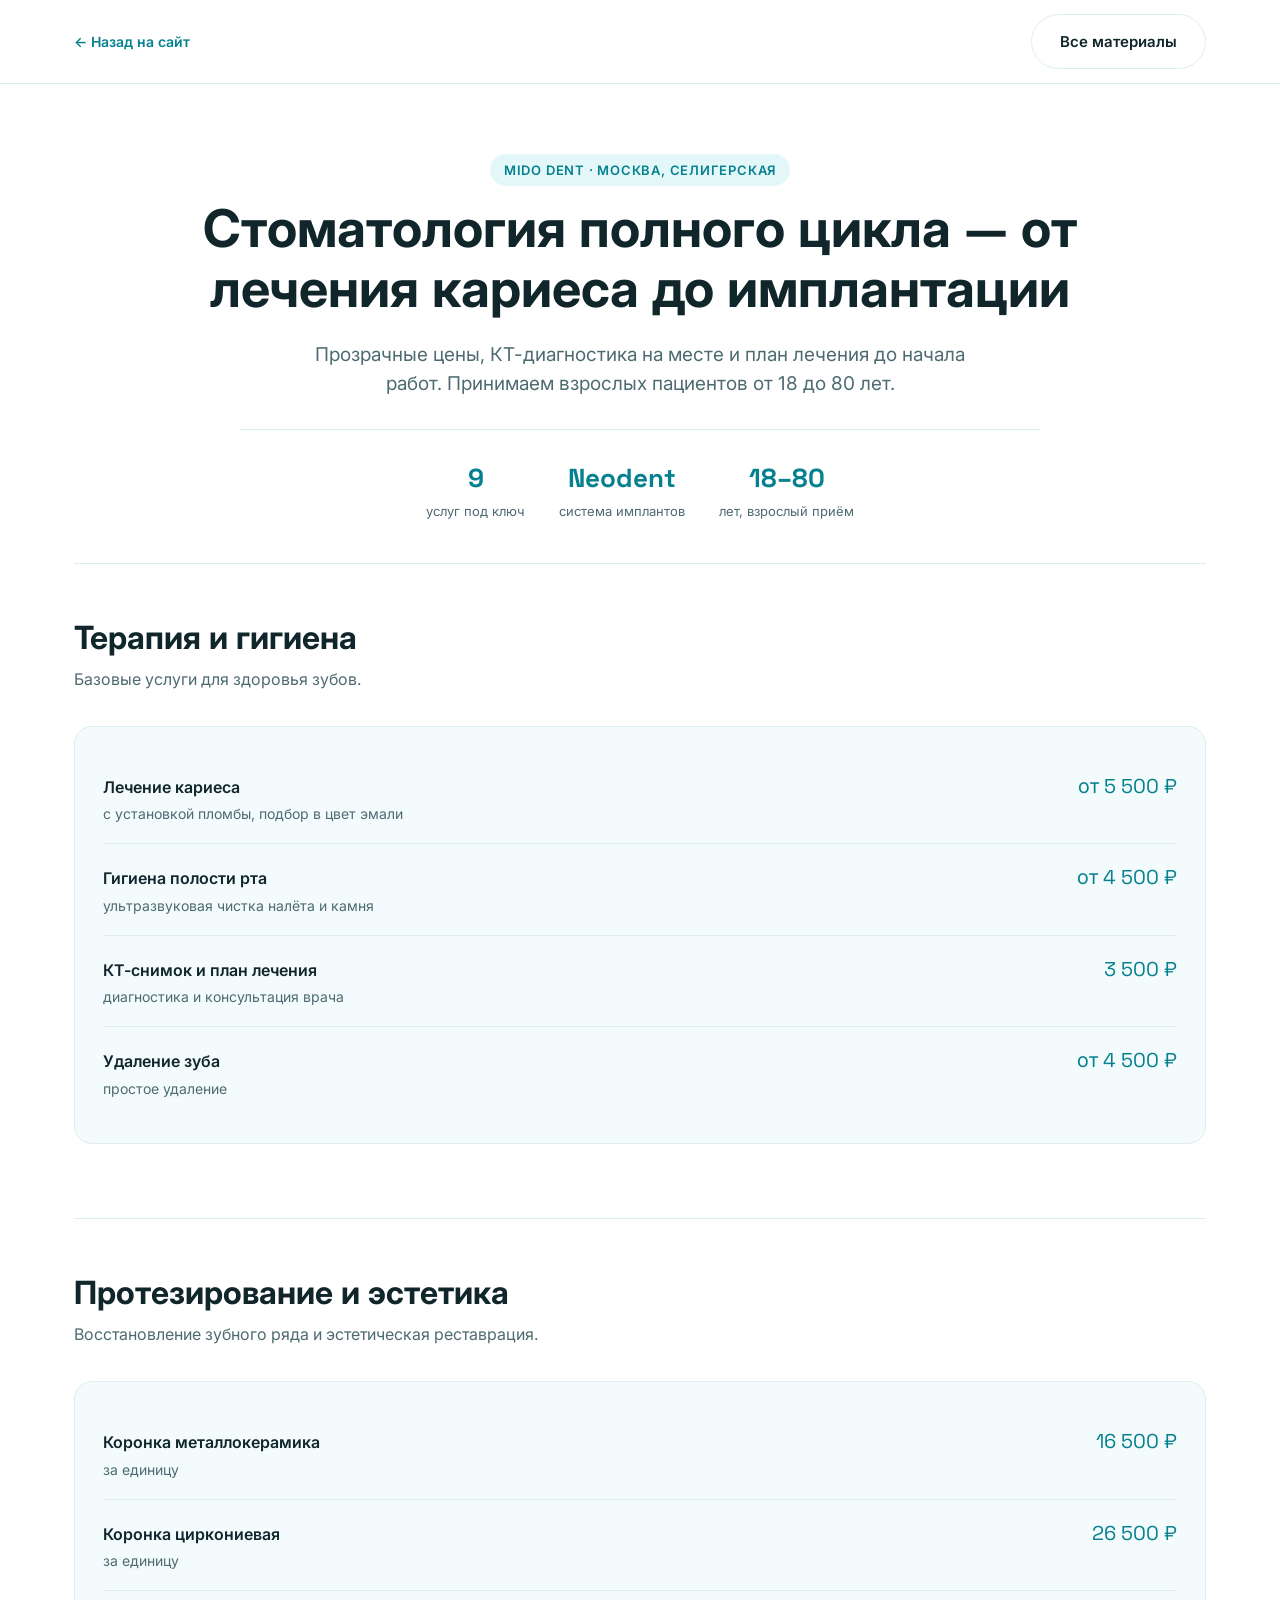
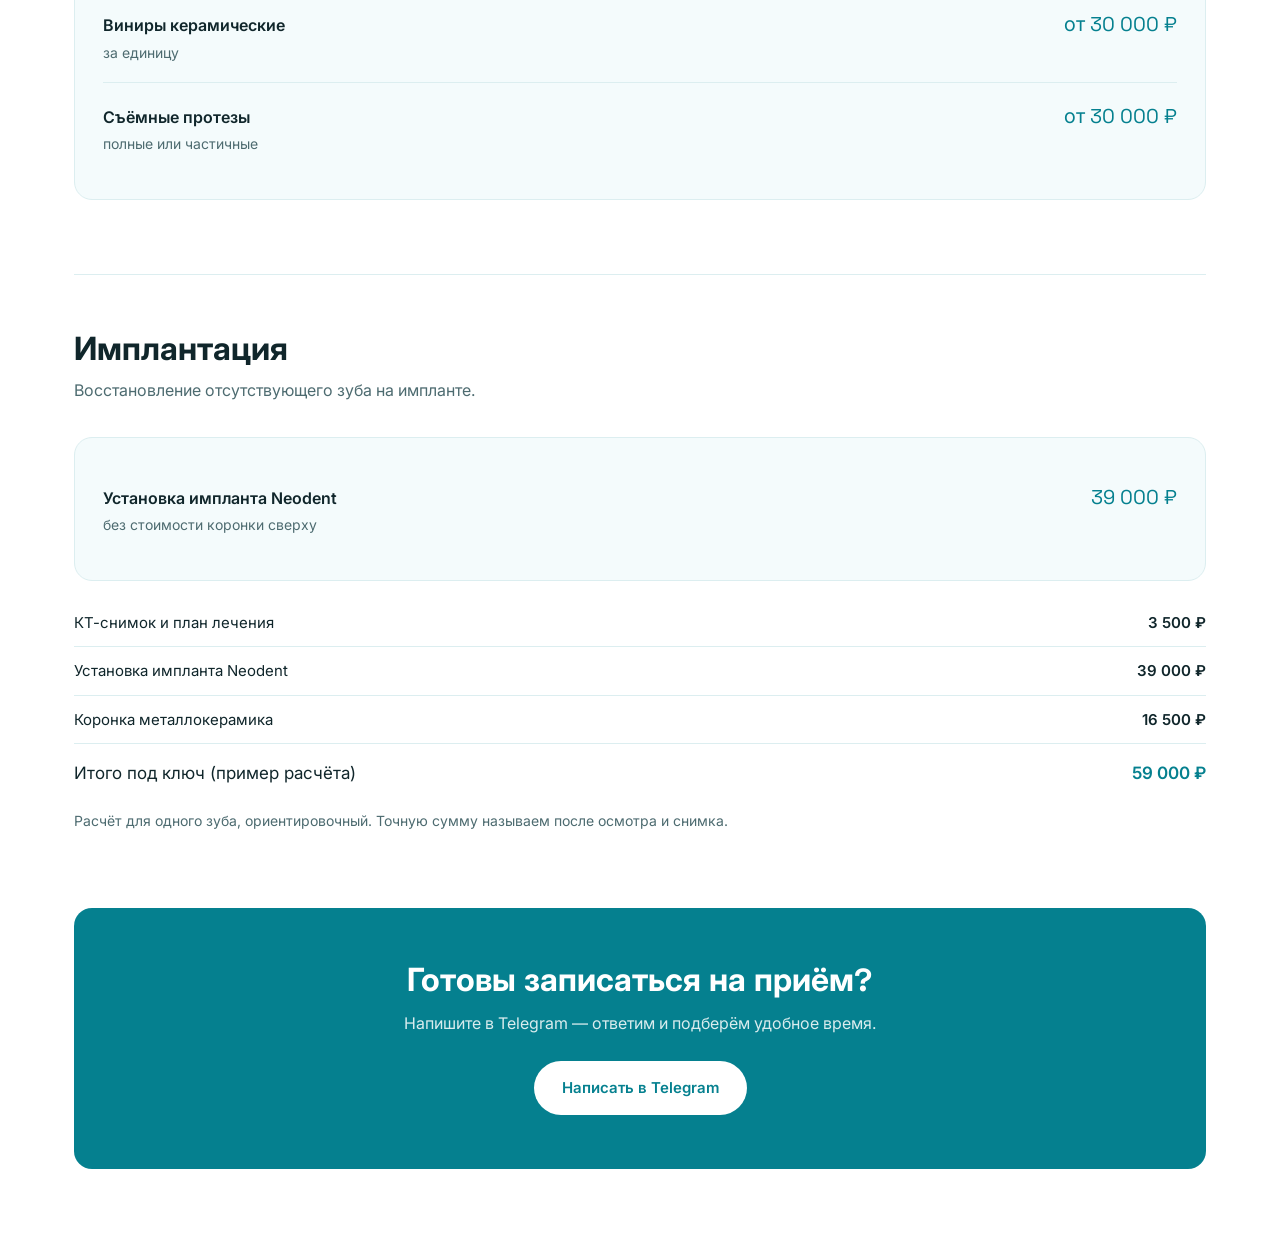
<file: presentation.html>
<!DOCTYPE html>
<html lang="ru">
<head>
<meta charset="UTF-8">
<meta name="viewport" content="width=device-width, initial-scale=1.0">
<title>Прайс на услуги — Mido Dent</title>
<meta name="description" content="Оформленный прайс-лист на услуги стоматологической клиники Mido Dent — можно скинуть пациенту в Telegram или сохранить в PDF.">
<meta name="robots" content="noindex">
<link rel="preconnect" href="https://fonts.googleapis.com">
<link rel="preconnect" href="https://fonts.gstatic.com" crossorigin>
<link href="https://fonts.googleapis.com/css2?family=Inter:wght@400;500;600;700;800&family=Space+Grotesk:wght@500;600;700&display=swap" rel="stylesheet">
<link rel="stylesheet" href="styles.css">
<link rel="stylesheet" href="materials.css">
</head>
<body>

<div class="doc-bar">
  <div class="doc-bar__inner">
    <a href="index.html" class="doc-bar__back">← <span>Назад на сайт</span></a>
    <div class="doc-bar__actions">
      <a href="materials.html" class="btn btn--ghost">Все материалы</a>
    </div>
  </div>
</div>

<div class="container">

  <section class="pitch">
    <p class="eyebrow eyebrow--center">Mido Dent · Москва, Селигерская</p>
    <h1>Стоматология полного цикла — от лечения кариеса до имплантации</h1>
    <p class="pitch__lead">Прозрачные цены, КТ-диагностика на месте и план лечения до начала работ. Принимаем взрослых пациентов от 18 до 80 лет.</p>
    <div class="pitch__meta">
      <div><b>9</b><span>услуг под ключ</span></div>
      <div><b>Neodent</b><span>система имплантов</span></div>
      <div><b>18–80</b><span>лет, взрослый приём</span></div>
    </div>
  </section>

  <section class="doc-section">
    <h2>Терапия и гигиена</h2>
    <p class="doc-section__lead">Базовые услуги для здоровья зубов.</p>
    <div class="card">
      <div class="offer">
        <div><span class="offer__name">Лечение кариеса</span><span class="offer__desc">с установкой пломбы, подбор в цвет эмали</span></div>
        <span class="offer__price">от 5 500 ₽</span>
      </div>
      <div class="offer">
        <div><span class="offer__name">Гигиена полости рта</span><span class="offer__desc">ультразвуковая чистка налёта и камня</span></div>
        <span class="offer__price">от 4 500 ₽</span>
      </div>
      <div class="offer">
        <div><span class="offer__name">КТ-снимок и план лечения</span><span class="offer__desc">диагностика и консультация врача</span></div>
        <span class="offer__price">3 500 ₽</span>
      </div>
      <div class="offer">
        <div><span class="offer__name">Удаление зуба</span><span class="offer__desc">простое удаление</span></div>
        <span class="offer__price">от 4 500 ₽</span>
      </div>
    </div>
  </section>

  <section class="doc-section">
    <h2>Протезирование и эстетика</h2>
    <p class="doc-section__lead">Восстановление зубного ряда и эстетическая реставрация.</p>
    <div class="card">
      <div class="offer">
        <div><span class="offer__name">Коронка металлокерамика</span><span class="offer__desc">за единицу</span></div>
        <span class="offer__price">16 500 ₽</span>
      </div>
      <div class="offer">
        <div><span class="offer__name">Коронка циркониевая</span><span class="offer__desc">за единицу</span></div>
        <span class="offer__price">26 500 ₽</span>
      </div>
      <div class="offer">
        <div><span class="offer__name">Виниры керамические</span><span class="offer__desc">за единицу</span></div>
        <span class="offer__price">от 30 000 ₽</span>
      </div>
      <div class="offer">
        <div><span class="offer__name">Съёмные протезы</span><span class="offer__desc">полные или частичные</span></div>
        <span class="offer__price">от 30 000 ₽</span>
      </div>
    </div>
  </section>

  <section class="doc-section">
    <h2>Имплантация</h2>
    <p class="doc-section__lead">Восстановление отсутствующего зуба на импланте.</p>
    <div class="card">
      <div class="offer">
        <div><span class="offer__name">Установка импланта Neodent</span><span class="offer__desc">без стоимости коронки сверху</span></div>
        <span class="offer__price">39 000 ₽</span>
      </div>
    </div>
    <table class="calc">
      <tr><td>КТ-снимок и план лечения</td><td>3 500 ₽</td></tr>
      <tr><td>Установка импланта Neodent</td><td>39 000 ₽</td></tr>
      <tr><td>Коронка металлокерамика</td><td>16 500 ₽</td></tr>
      <tr><td>Итого под ключ (пример расчёта)</td><td>59 000 ₽</td></tr>
    </table>
    <p class="card__note">Расчёт для одного зуба, ориентировочный. Точную сумму называем после осмотра и снимка.</p>
  </section>

  <div class="cta-final">
    <h2>Готовы записаться на приём?</h2>
    <p>Напишите в Telegram — ответим и подберём удобное время.</p>
    <a href="https://t.me/mido_dent" class="btn btn--light" target="_blank" rel="noopener">Написать в Telegram</a>
  </div>

</div>

</body>
</html>
</file>
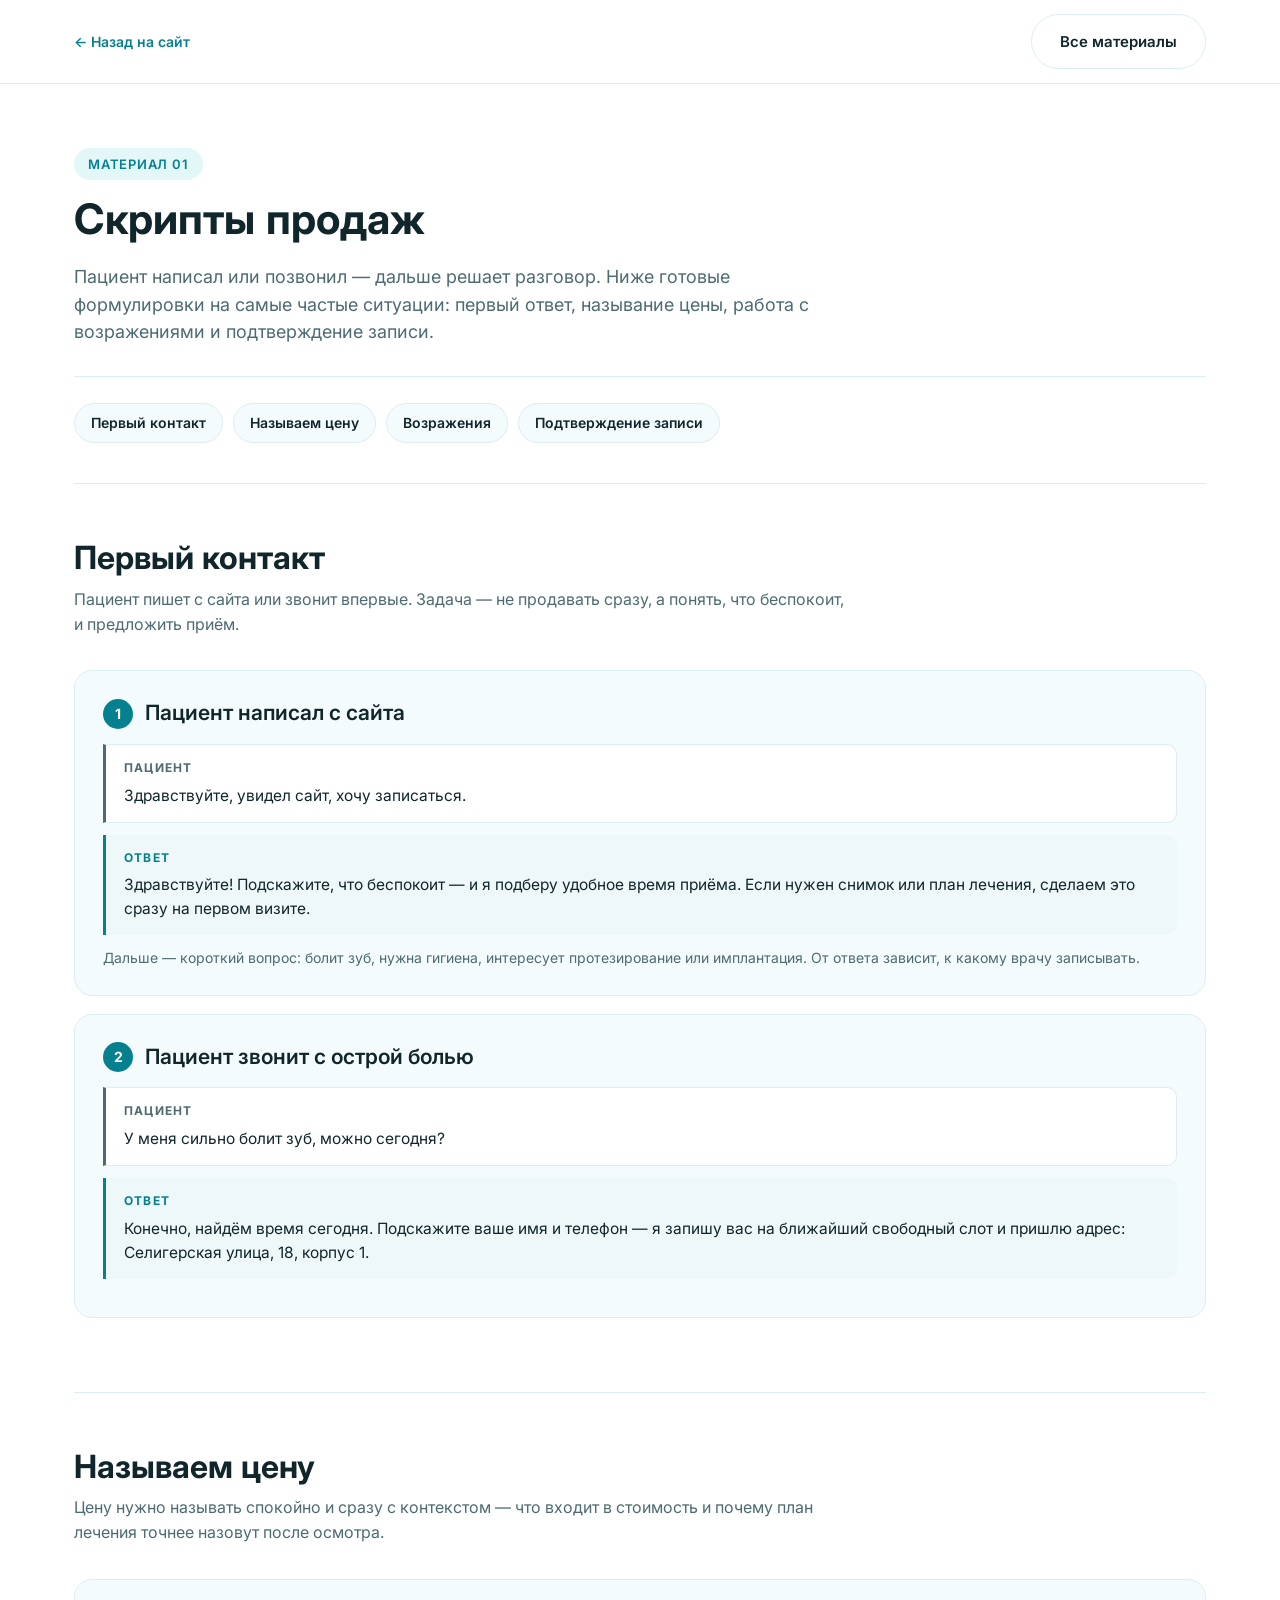
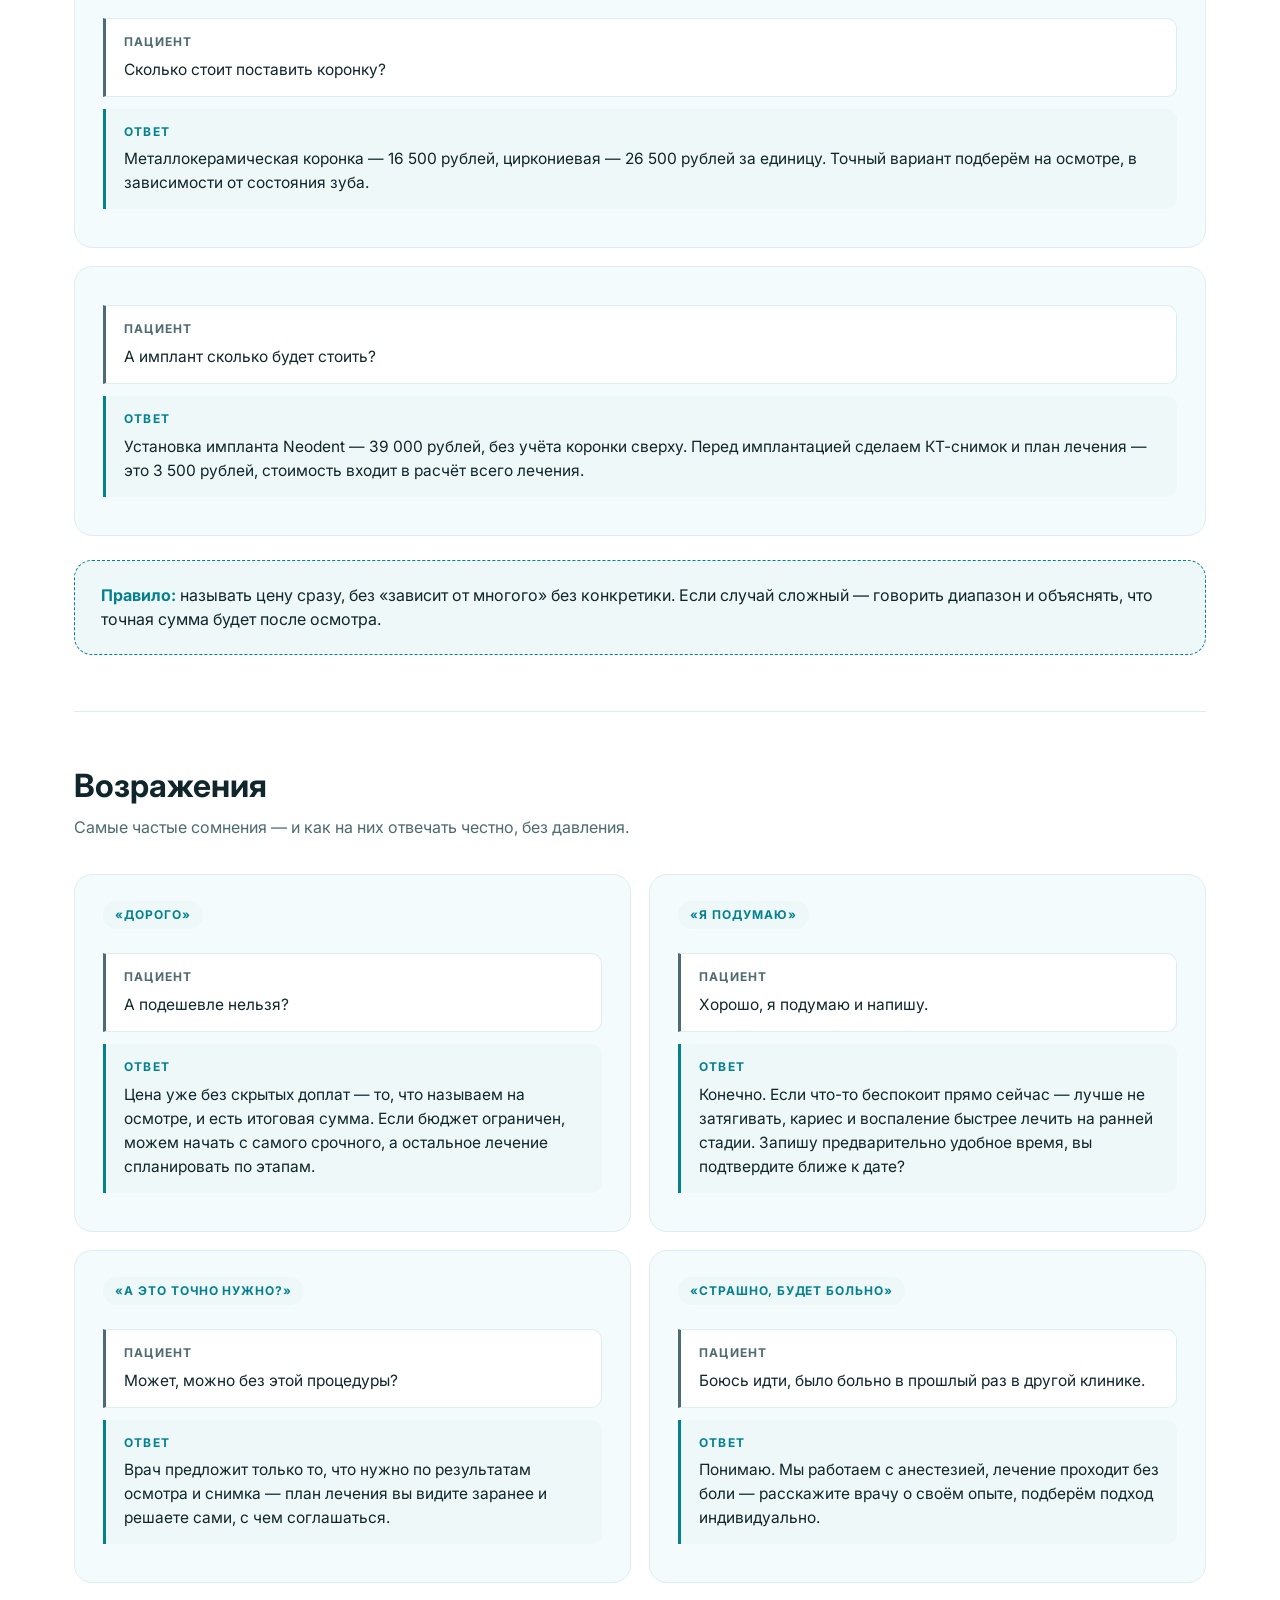
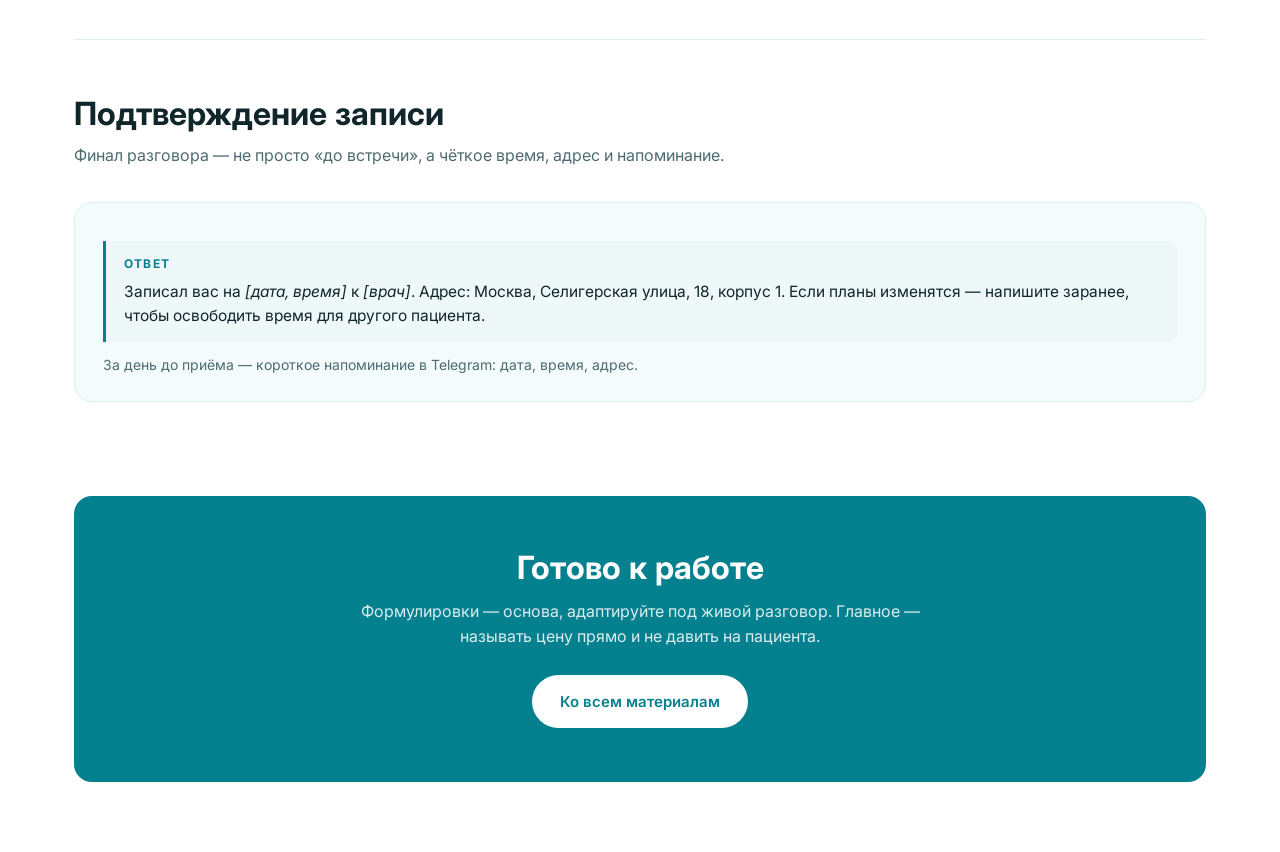
<file: scripts.html>
<!DOCTYPE html>
<html lang="ru">
<head>
<meta charset="UTF-8">
<meta name="viewport" content="width=device-width, initial-scale=1.0">
<title>Скрипты продаж — Mido Dent</title>
<meta name="description" content="Что говорить пациенту в переписке и по телефону: цена, «дорого», «я подумаю», запись на приём.">
<meta name="robots" content="noindex">
<link rel="preconnect" href="https://fonts.googleapis.com">
<link rel="preconnect" href="https://fonts.gstatic.com" crossorigin>
<link href="https://fonts.googleapis.com/css2?family=Inter:wght@400;500;600;700;800&family=Space+Grotesk:wght@500;600;700&display=swap" rel="stylesheet">
<link rel="stylesheet" href="styles.css">
<link rel="stylesheet" href="materials.css">
</head>
<body>

<div class="doc-bar">
  <div class="doc-bar__inner">
    <a href="index.html" class="doc-bar__back">← <span>Назад на сайт</span></a>
    <div class="doc-bar__actions">
      <a href="materials.html" class="btn btn--ghost">Все материалы</a>
    </div>
  </div>
</div>

<div class="container">

  <section class="doc-hero">
    <p class="eyebrow">Материал 01</p>
    <h1>Скрипты продаж</h1>
    <p class="doc-hero__lead">Пациент написал или позвонил — дальше решает разговор. Ниже готовые формулировки на самые частые ситуации: первый ответ, называние цены, работа с возражениями и подтверждение записи.</p>
    <nav class="toc">
      <a href="#first-contact">Первый контакт</a>
      <a href="#price">Называем цену</a>
      <a href="#objections">Возражения</a>
      <a href="#booking">Подтверждение записи</a>
    </nav>
  </section>

  <section class="doc-section" id="first-contact">
    <h2>Первый контакт</h2>
    <p class="doc-section__lead">Пациент пишет с сайта или звонит впервые. Задача — не продавать сразу, а понять, что беспокоит, и предложить приём.</p>
    <div class="card">
      <div class="card__head"><span class="card__step">1</span><p class="card__title">Пациент написал с сайта</p></div>
      <div class="say say--client"><span class="say__who">Пациент</span>Здравствуйте, увидел сайт, хочу записаться.</div>
      <div class="say"><span class="say__who">Ответ</span>Здравствуйте! Подскажите, что беспокоит — и я подберу удобное время приёма. Если нужен снимок или план лечения, сделаем это сразу на первом визите.</div>
      <p class="card__note">Дальше — короткий вопрос: болит зуб, нужна гигиена, интересует протезирование или имплантация. От ответа зависит, к какому врачу записывать.</p>
    </div>
    <div class="card">
      <div class="card__head"><span class="card__step">2</span><p class="card__title">Пациент звонит с острой болью</p></div>
      <div class="say say--client"><span class="say__who">Пациент</span>У меня сильно болит зуб, можно сегодня?</div>
      <div class="say"><span class="say__who">Ответ</span>Конечно, найдём время сегодня. Подскажите ваше имя и телефон — я запишу вас на ближайший свободный слот и пришлю адрес: Селигерская улица, 18, корпус 1.</div>
    </div>
  </section>

  <section class="doc-section" id="price">
    <h2>Называем цену</h2>
    <p class="doc-section__lead">Цену нужно называть спокойно и сразу с контекстом — что входит в стоимость и почему план лечения точнее назовут после осмотра.</p>
    <div class="card">
      <div class="say say--client"><span class="say__who">Пациент</span>Сколько стоит поставить коронку?</div>
      <div class="say"><span class="say__who">Ответ</span>Металлокерамическая коронка — 16 500 рублей, циркониевая — 26 500 рублей за единицу. Точный вариант подберём на осмотре, в зависимости от состояния зуба.</div>
    </div>
    <div class="card">
      <div class="say say--client"><span class="say__who">Пациент</span>А имплант сколько будет стоить?</div>
      <div class="say"><span class="say__who">Ответ</span>Установка импланта Neodent — 39 000 рублей, без учёта коронки сверху. Перед имплантацией сделаем КТ-снимок и план лечения — это 3 500 рублей, стоимость входит в расчёт всего лечения.</div>
    </div>
    <div class="tip"><strong>Правило:</strong> называть цену сразу, без «зависит от многого» без конкретики. Если случай сложный — говорить диапазон и объяснять, что точная сумма будет после осмотра.</div>
  </section>

  <section class="doc-section" id="objections">
    <h2>Возражения</h2>
    <p class="doc-section__lead">Самые частые сомнения — и как на них отвечать честно, без давления.</p>
    <div class="grid-2">
      <div class="card">
        <p class="tag">«Дорого»</p>
        <div class="say say--client"><span class="say__who">Пациент</span>А подешевле нельзя?</div>
        <div class="say"><span class="say__who">Ответ</span>Цена уже без скрытых доплат — то, что называем на осмотре, и есть итоговая сумма. Если бюджет ограничен, можем начать с самого срочного, а остальное лечение спланировать по этапам.</div>
      </div>
      <div class="card">
        <p class="tag">«Я подумаю»</p>
        <div class="say say--client"><span class="say__who">Пациент</span>Хорошо, я подумаю и напишу.</div>
        <div class="say"><span class="say__who">Ответ</span>Конечно. Если что-то беспокоит прямо сейчас — лучше не затягивать, кариес и воспаление быстрее лечить на ранней стадии. Запишу предварительно удобное время, вы подтвердите ближе к дате?</div>
      </div>
      <div class="card">
        <p class="tag">«А это точно нужно?»</p>
        <div class="say say--client"><span class="say__who">Пациент</span>Может, можно без этой процедуры?</div>
        <div class="say"><span class="say__who">Ответ</span>Врач предложит только то, что нужно по результатам осмотра и снимка — план лечения вы видите заранее и решаете сами, с чем соглашаться.</div>
      </div>
      <div class="card">
        <p class="tag">«Страшно, будет больно»</p>
        <div class="say say--client"><span class="say__who">Пациент</span>Боюсь идти, было больно в прошлый раз в другой клинике.</div>
        <div class="say"><span class="say__who">Ответ</span>Понимаю. Мы работаем с анестезией, лечение проходит без боли — расскажите врачу о своём опыте, подберём подход индивидуально.</div>
      </div>
    </div>
  </section>

  <section class="doc-section" id="booking">
    <h2>Подтверждение записи</h2>
    <p class="doc-section__lead">Финал разговора — не просто «до встречи», а чёткое время, адрес и напоминание.</p>
    <div class="card">
      <div class="say"><span class="say__who">Ответ</span>Записал вас на <em>[дата, время]</em> к <em>[врач]</em>. Адрес: Москва, Селигерская улица, 18, корпус 1. Если планы изменятся — напишите заранее, чтобы освободить время для другого пациента.</div>
      <p class="card__note">За день до приёма — короткое напоминание в Telegram: дата, время, адрес.</p>
    </div>
  </section>

  <div class="cta-final">
    <h2>Готово к работе</h2>
    <p>Формулировки — основа, адаптируйте под живой разговор. Главное — называть цену прямо и не давить на пациента.</p>
    <a href="materials.html" class="btn btn--light">Ко всем материалам</a>
  </div>

</div>

</body>
</html>
</file>
<file: styles.css>
:root {
  --clr-bg: #ffffff;
  --clr-bg-soft: #f4fbfc;
  --clr-bg-alt: #eef8f9;
  --clr-ink: #10262b;
  --clr-ink-soft: #4d6b70;
  --clr-line: #dceef0;
  --clr-accent: #06a3b7;
  --clr-accent-dark: #05808f;
  --clr-accent-light: #e3f7f9;
  --clr-white: #ffffff;
  --radius: 18px;
  --radius-sm: 12px;
  --shadow: 0 20px 50px -20px rgba(6, 130, 148, 0.25);
  --shadow-sm: 0 8px 24px -12px rgba(6, 130, 148, 0.2);
  --ff-head: 'Space Grotesk', 'Inter', sans-serif;
  --ff-body: 'Inter', sans-serif;
}

* { box-sizing: border-box; margin: 0; padding: 0; }

html { scroll-behavior: smooth; }

body {
  font-family: var(--ff-body);
  color: var(--clr-ink);
  background: var(--clr-bg);
  line-height: 1.55;
  -webkit-font-smoothing: antialiased;
}

img { max-width: 100%; display: block; }

a { color: inherit; text-decoration: none; }

ul { list-style: none; }

.container {
  width: 100%;
  max-width: 1180px;
  margin: 0 auto;
  padding: 0 24px;
}

h1, h2, h3, h4 { font-family: var(--ff-head); font-weight: 700; line-height: 1.15; color: var(--clr-ink); }

.eyebrow {
  display: inline-flex;
  align-items: center;
  gap: 8px;
  font-size: 13px;
  font-weight: 600;
  letter-spacing: 0.06em;
  text-transform: uppercase;
  color: var(--clr-accent-dark);
  background: var(--clr-accent-light);
  padding: 6px 14px;
  border-radius: 999px;
  margin-bottom: 16px;
}

.section-head { max-width: 640px; margin: 0 auto 48px; text-align: center; }
.section-head h2 { font-size: clamp(28px, 3.2vw, 40px); margin-bottom: 14px; }
.section-head p { color: var(--clr-ink-soft); font-size: 17px; }

.btn {
  display: inline-flex;
  align-items: center;
  justify-content: center;
  gap: 8px;
  padding: 15px 28px;
  border-radius: 999px;
  font-weight: 600;
  font-size: 15px;
  border: none;
  cursor: pointer;
  transition: transform 0.2s ease, box-shadow 0.2s ease, background 0.2s ease;
  white-space: nowrap;
}
.btn--primary { background: var(--clr-accent); color: #fff; box-shadow: var(--shadow-sm); }
.btn--primary:hover { background: var(--clr-accent-dark); transform: translateY(-2px); }
.btn--ghost { background: transparent; color: var(--clr-ink); border: 1.5px solid var(--clr-line); }
.btn--ghost:hover { border-color: var(--clr-accent); color: var(--clr-accent-dark); }
.btn--light { background: #fff; color: var(--clr-accent-dark); }
.btn--light:hover { transform: translateY(-2px); }
.btn--block { width: 100%; }

/* Header */
.header {
  position: sticky;
  top: 0;
  z-index: 100;
  background: rgba(255, 255, 255, 0.9);
  backdrop-filter: blur(10px);
  border-bottom: 1px solid transparent;
  transition: border-color 0.2s ease, box-shadow 0.2s ease;
}
.header.scrolled { border-color: var(--clr-line); box-shadow: 0 4px 20px -12px rgba(6,130,148,0.15); }
.header__inner {
  display: flex;
  align-items: center;
  justify-content: space-between;
  gap: 24px;
  min-width: 0;
  padding: 16px 0;
}
.logo { display: flex; align-items: center; gap: 10px; font-family: var(--ff-head); font-weight: 700; font-size: 20px; flex-shrink: 0; }
.logo__mark {
  width: 38px; height: 38px; border-radius: 11px;
  background: linear-gradient(135deg, var(--clr-accent), var(--clr-accent-dark));
  display: flex; align-items: center; justify-content: center; color: #fff; flex-shrink: 0;
}
.logo__suffix { color: var(--clr-accent-dark); }

.nav { display: flex; align-items: center; gap: 28px; }
.nav a { font-size: 15px; font-weight: 500; color: var(--clr-ink-soft); white-space: nowrap; transition: color 0.2s ease; }
.nav a:hover { color: var(--clr-accent-dark); }

.header__actions { display: flex; align-items: center; gap: 16px; flex-shrink: 0; }
.header__phone { display: flex; flex-direction: column; align-items: flex-end; font-size: 14px; }
.header__phone a { font-weight: 700; font-size: 16px; }
.header__phone span { color: var(--clr-ink-soft); font-size: 12px; }

.burger {
  display: none;
  flex-direction: column;
  gap: 5px;
  width: 32px;
  height: 32px;
  align-items: center;
  justify-content: center;
  background: none;
  border: none;
  cursor: pointer;
}
.burger span { width: 22px; height: 2px; background: var(--clr-ink); transition: 0.25s ease; border-radius: 2px; }
.burger.is-open span:nth-child(1) { transform: translateY(7px) rotate(45deg); }
.burger.is-open span:nth-child(2) { opacity: 0; }
.burger.is-open span:nth-child(3) { transform: translateY(-7px) rotate(-45deg); }

/* Hero */
.hero { padding: 64px 0 90px; background: radial-gradient(circle at 85% 15%, var(--clr-bg-alt), var(--clr-bg) 60%); }
.hero__inner { display: grid; grid-template-columns: 1.1fr 0.9fr; gap: 56px; align-items: center; }
.hero__title { font-size: clamp(34px, 4.4vw, 54px); margin-bottom: 20px; }
.hero__title em { font-style: normal; color: var(--clr-accent-dark); }
.hero__text { font-size: 18px; color: var(--clr-ink-soft); max-width: 480px; margin-bottom: 32px; }
.hero__cta { display: flex; gap: 14px; margin-bottom: 40px; flex-wrap: wrap; }
.hero__stats { display: flex; gap: 32px; flex-wrap: wrap; }
.stat__num { font-family: var(--ff-head); font-size: 26px; font-weight: 700; color: var(--clr-accent-dark); }
.stat__label { font-size: 13px; color: var(--clr-ink-soft); }

.hero__card {
  position: relative;
  border-radius: 28px;
  overflow: hidden;
  box-shadow: var(--shadow);
  aspect-ratio: 4 / 5;
}
.hero__card img { width: 100%; height: 100%; object-fit: cover; }
.hero__badge {
  position: absolute;
  bottom: 20px; left: 20px; right: 20px;
  background: rgba(255,255,255,0.92);
  backdrop-filter: blur(6px);
  border-radius: 16px;
  padding: 16px 18px;
  display: flex;
  align-items: center;
  gap: 12px;
  box-shadow: var(--shadow-sm);
}
.hero__badge-icon { width: 40px; height: 40px; border-radius: 10px; background: var(--clr-accent-light); display: flex; align-items: center; justify-content: center; color: var(--clr-accent-dark); flex-shrink: 0; }
.hero__badge strong { display: block; font-size: 14px; }
.hero__badge span { font-size: 12px; color: var(--clr-ink-soft); }

/* Advantages */
.adv-section { padding: 90px 0; background: var(--clr-bg-soft); }
.adv-grid { display: grid; grid-template-columns: repeat(4, 1fr); gap: 24px; }
.adv {
  background: #fff;
  border: 1px solid var(--clr-line);
  border-radius: var(--radius);
  padding: 30px 24px;
  transition: transform 0.25s ease, box-shadow 0.25s ease;
}
.adv:hover { transform: translateY(-6px); box-shadow: var(--shadow-sm); }
.adv__icon { width: 52px; height: 52px; border-radius: 14px; background: var(--clr-accent-light); color: var(--clr-accent-dark); display: flex; align-items: center; justify-content: center; margin-bottom: 18px; }
.adv h3 { font-size: 18px; margin-bottom: 10px; }
.adv p { color: var(--clr-ink-soft); font-size: 14.5px; }

/* Services */
.services-section { padding: 90px 0; }
.services-grid { display: grid; grid-template-columns: repeat(3, 1fr); gap: 24px; }
.service {
  border: 1px solid var(--clr-line);
  border-radius: var(--radius);
  padding: 28px;
  display: flex;
  flex-direction: column;
  gap: 14px;
  transition: transform 0.25s ease, box-shadow 0.25s ease, border-color 0.25s ease;
}
.service:hover { transform: translateY(-6px); box-shadow: var(--shadow-sm); border-color: transparent; }
.service__icon { width: 48px; height: 48px; border-radius: 12px; background: var(--clr-accent-light); color: var(--clr-accent-dark); display: flex; align-items: center; justify-content: center; }
.service h3 { font-size: 18px; }
.service p { color: var(--clr-ink-soft); font-size: 14.5px; flex-grow: 1; }
.service__price { display: flex; align-items: baseline; justify-content: space-between; padding-top: 12px; border-top: 1px dashed var(--clr-line); font-family: var(--ff-head); }
.service__price span { font-size: 12px; color: var(--clr-ink-soft); font-family: var(--ff-body); }
.service__price strong { font-size: 20px; color: var(--clr-accent-dark); }

/* Price table */
.price-section { padding: 90px 0; background: var(--clr-bg-soft); }
.price-table { background: #fff; border-radius: var(--radius); border: 1px solid var(--clr-line); overflow: hidden; }
.price-row {
  display: grid;
  grid-template-columns: 1fr auto;
  gap: 16px;
  padding: 18px 28px;
  border-bottom: 1px solid var(--clr-line);
  align-items: center;
}
.price-row:last-child { border-bottom: none; }
.price-row:nth-child(odd) { background: var(--clr-bg-soft); }
.price-row .name { font-weight: 500; }
.price-row .name small { display: block; color: var(--clr-ink-soft); font-weight: 400; font-size: 13px; margin-top: 2px; }
.price-row .price { font-family: var(--ff-head); font-weight: 700; color: var(--clr-accent-dark); white-space: nowrap; }
.price-note { text-align: center; margin-top: 20px; color: var(--clr-ink-soft); font-size: 14px; }

/* Process */
.process-section { padding: 90px 0; }
.steps { display: grid; grid-template-columns: repeat(5, 1fr); gap: 20px; counter-reset: step; }
.step { position: relative; padding: 28px 20px 20px; border: 1px solid var(--clr-line); border-radius: var(--radius); }
.step__num {
  width: 40px; height: 40px; border-radius: 50%;
  background: var(--clr-accent); color: #fff;
  display: flex; align-items: center; justify-content: center;
  font-family: var(--ff-head); font-weight: 700; margin-bottom: 16px;
}
.step h3 { font-size: 16px; margin-bottom: 8px; }
.step p { font-size: 13.5px; color: var(--clr-ink-soft); }

/* Gallery */
.gallery-section { padding: 90px 0 0; }
.gallery-grid { display: grid; grid-template-columns: repeat(3, 1fr); gap: 20px; }
.gallery-grid img { width: 100%; height: 260px; object-fit: cover; border-radius: var(--radius); border: 1px solid var(--clr-line); }

/* Team */
.doctors-section { padding: 90px 0; background: var(--clr-bg-soft); }
.doctors-grid { display: grid; grid-template-columns: repeat(3, 1fr); gap: 24px; }
.doctor { background: #fff; border-radius: var(--radius); overflow: hidden; border: 1px solid var(--clr-line); }
.doctor__photo { aspect-ratio: 3/3.2; overflow: hidden; }
.doctor__photo img { width: 100%; height: 100%; object-fit: cover; object-position: top; }
.doctor__photo--avatar {
  display: flex;
  align-items: center;
  justify-content: center;
  background: linear-gradient(160deg, var(--clr-accent-light), var(--clr-bg-alt));
  color: var(--clr-accent-dark);
}
.doctor__body { padding: 20px 22px 24px; }
.doctor__body h3 { font-size: 18px; margin-bottom: 4px; }
.doctor__role { color: var(--clr-accent-dark); font-size: 13.5px; font-weight: 600; margin-bottom: 10px; }
.doctor__body p { color: var(--clr-ink-soft); font-size: 14px; }

/* Reviews */
.reviews-section { padding: 90px 0; }
.reviews-grid { display: grid; grid-template-columns: repeat(3, 1fr); gap: 24px; }
.review { background: var(--clr-bg-soft); border-radius: var(--radius); padding: 26px; border: 1px solid var(--clr-line); }
.review__stars { color: #f5a623; letter-spacing: 2px; margin-bottom: 12px; font-size: 15px; }
.review p { font-size: 14.5px; color: var(--clr-ink-soft); margin-bottom: 16px; }
.review__author { display: flex; align-items: center; gap: 10px; }
.review__avatar { width: 38px; height: 38px; border-radius: 50%; background: var(--clr-accent); color: #fff; display: flex; align-items: center; justify-content: center; font-weight: 700; font-family: var(--ff-head); font-size: 14px; flex-shrink: 0; }
.review__author strong { display: block; font-size: 14px; }
.review__author span { font-size: 12.5px; color: var(--clr-ink-soft); }

/* FAQ */
.faq-section { padding: 90px 0; background: var(--clr-bg-soft); }
.faq { max-width: 760px; margin: 0 auto; display: flex; flex-direction: column; gap: 12px; }
.faq__item { background: #fff; border: 1px solid var(--clr-line); border-radius: var(--radius-sm); padding: 4px 22px; }
.faq__item summary { cursor: pointer; padding: 18px 0; font-weight: 600; font-size: 15.5px; display: flex; justify-content: space-between; align-items: center; list-style: none; }
.faq__item summary::-webkit-details-marker { display: none; }
.faq__item summary::after { content: '+'; font-size: 22px; color: var(--clr-accent-dark); transition: transform 0.2s ease; }
.faq__item[open] summary::after { transform: rotate(45deg); }
.faq__item p { padding-bottom: 18px; color: var(--clr-ink-soft); font-size: 14.5px; }

/* Form + Map */
.form-section { padding: 90px 0; }
.form-grid { display: grid; grid-template-columns: 1fr 1fr; gap: 40px; align-items: stretch; }
.form-card {
  background: linear-gradient(160deg, var(--clr-accent), var(--clr-accent-dark));
  color: #fff;
  border-radius: 24px;
  padding: 40px;
}
.form-card h2 { color: #fff; font-size: 28px; margin-bottom: 12px; }
.form-card > p { color: rgba(255,255,255,0.85); margin-bottom: 28px; font-size: 15px; }
.form input, .form textarea {
  width: 100%;
  padding: 14px 16px;
  border-radius: 12px;
  border: none;
  margin-bottom: 14px;
  font-family: var(--ff-body);
  font-size: 15px;
  background: rgba(255,255,255,0.15);
  color: #fff;
}
.form input::placeholder, .form textarea::placeholder { color: rgba(255,255,255,0.7); }
.form input:focus, .form textarea:focus { outline: 2px solid rgba(255,255,255,0.6); }
.form__legal { font-size: 12px; color: rgba(255,255,255,0.7); margin-top: 12px; }
.map-card { border-radius: 24px; overflow: hidden; border: 1px solid var(--clr-line); min-height: 320px; }
.map-card iframe { width: 100%; height: 100%; border: 0; min-height: 320px; }

/* Contacts + Footer */
.contacts-section { padding: 60px 0 0; }
.contacts-grid { display: grid; grid-template-columns: repeat(4, 1fr); gap: 24px; }
.contact-card { text-align: center; padding: 24px; border: 1px solid var(--clr-line); border-radius: var(--radius); }
.contact-card .adv__icon { margin: 0 auto 14px; }
.contact-card h3 { font-size: 15px; margin-bottom: 6px; }
.contact-card p { color: var(--clr-ink-soft); font-size: 14px; }

.footer { margin-top: 60px; background: var(--clr-ink); color: rgba(255,255,255,0.75); padding: 48px 0 24px; }
.footer__inner { display: flex; justify-content: space-between; gap: 24px; flex-wrap: wrap; margin-bottom: 32px; }
.footer .logo { color: #fff; }
.footer__col h4 { color: #fff; font-size: 14px; margin-bottom: 14px; }
.footer__col a, .footer__col p { display: block; color: rgba(255,255,255,0.65); font-size: 14px; margin-bottom: 10px; }
.footer__col a:hover { color: #fff; }
.footer__bottom { border-top: 1px solid rgba(255,255,255,0.12); padding-top: 20px; display: flex; justify-content: space-between; flex-wrap: wrap; gap: 10px; font-size: 13px; color: rgba(255,255,255,0.5); }

.fab {
  position: fixed;
  bottom: 24px;
  right: 24px;
  z-index: 90;
  display: flex;
  flex-direction: column;
  gap: 12px;
}
.fab a {
  width: 54px; height: 54px; border-radius: 50%;
  display: flex; align-items: center; justify-content: center;
  box-shadow: var(--shadow-sm);
  color: #fff;
}
.fab__tg { background: #229ed9; }

/* Reveal animation */
.reveal { opacity: 0; transform: translateY(24px); transition: opacity 0.6s ease, transform 0.6s ease; }
.reveal.is-visible { opacity: 1; transform: translateY(0); }

/* Responsive */
@media (max-width: 1180px) {
  .nav { gap: 18px; }
  .nav a { font-size: 14px; }
}
@media (max-width: 1100px) {
  .nav, .header__phone { display: none; }
  .burger { display: flex; }
  .nav {
    display: none;
    position: absolute;
    top: 100%; left: 0; right: 0;
    background: #fff;
    border-bottom: 1px solid var(--clr-line);
    flex-direction: column;
    padding: 20px 24px;
    gap: 4px;
    box-shadow: var(--shadow-sm);
  }
  .nav.is-open { display: flex; }
  .nav a { padding: 12px 0; border-bottom: 1px solid var(--clr-line); width: 100%; }
  .nav a:last-child { border-bottom: none; }
}
@media (max-width: 980px) {
  .hero__inner { grid-template-columns: 1fr; }
  .hero__card { max-width: 420px; margin: 0 auto; }
  .adv-grid, .doctors-grid, .reviews-grid, .services-grid, .gallery-grid { grid-template-columns: repeat(2, 1fr); }
  .steps { grid-template-columns: repeat(3, 1fr); }
  .contacts-grid { grid-template-columns: repeat(2, 1fr); }
  .form-grid { grid-template-columns: 1fr; }
}
@media (max-width: 560px) {
  .header__actions .btn span.btn-text { display: none; }
  .adv-grid, .doctors-grid, .reviews-grid, .services-grid, .contacts-grid, .gallery-grid { grid-template-columns: 1fr; }
  .steps { grid-template-columns: 1fr 1fr; }
  .hero__cta { flex-direction: column; align-items: stretch; }
  .price-row { grid-template-columns: 1fr; gap: 6px; }
  .footer__inner { flex-direction: column; }
}
@media (max-width: 380px) {
  .logo__suffix { display: none; }
}
</file>
<file: materials.css>
/* Стили для материалов: скрипты продаж, презентация, аутрич */

.doc-bar {
  position: sticky;
  top: 0;
  z-index: 50;
  background: rgba(255, 255, 255, 0.94);
  backdrop-filter: blur(10px);
  border-bottom: 1px solid var(--clr-line);
}
.doc-bar__inner {
  display: flex;
  align-items: center;
  justify-content: space-between;
  gap: 16px;
  padding: 14px 24px;
  max-width: 1180px;
  margin: 0 auto;
}
.doc-bar__back { font-weight: 600; font-size: 14px; color: var(--clr-accent-dark); }
.doc-bar__back:hover { color: var(--clr-accent); }
.doc-bar__actions { display: flex; gap: 10px; align-items: center; }

.doc-hero { padding: 64px 0 40px; }
.doc-hero h1 { font-size: 42px; max-width: 860px; margin-bottom: 18px; }
.doc-hero__lead { font-size: 18px; color: var(--clr-ink-soft); max-width: 760px; }

.toc {
  display: flex;
  flex-wrap: wrap;
  gap: 10px;
  margin-top: 30px;
  padding-top: 26px;
  border-top: 1px solid var(--clr-line);
}
.toc a {
  font-size: 14px;
  font-weight: 600;
  padding: 8px 16px;
  border-radius: 999px;
  background: var(--clr-bg-soft);
  border: 1px solid var(--clr-line);
  transition: all 0.2s ease;
}
.toc a:hover { border-color: var(--clr-accent); color: var(--clr-accent-dark); }

.doc-section { padding: 56px 0; border-top: 1px solid var(--clr-line); }
.doc-section:first-of-type { border-top: none; }
.doc-section h2 { font-size: 32px; margin-bottom: 10px; }
.doc-section__lead { color: var(--clr-ink-soft); max-width: 780px; margin-bottom: 34px; }

.card {
  background: var(--clr-bg-soft);
  border: 1px solid var(--clr-line);
  border-radius: var(--radius);
  padding: 26px 28px;
  margin-bottom: 18px;
}
.card__title {
  font-family: var(--ff-head);
  font-size: 21px;
  font-weight: 600;
  margin-bottom: 12px;
}
.card__note { font-size: 14px; color: var(--clr-ink-soft); margin-top: 12px; }
.card p + p { margin-top: 10px; }

.card__step {
  display: inline-flex;
  align-items: center;
  justify-content: center;
  width: 30px;
  height: 30px;
  border-radius: 50%;
  background: var(--clr-accent-dark);
  color: #fff;
  font-size: 14px;
  font-weight: 700;
  font-family: var(--ff-body);
  margin-right: 12px;
  flex: none;
}
.card__head { display: flex; align-items: center; margin-bottom: 14px; }
.card__head .card__title { margin-bottom: 0; }

.say {
  border-left: 3px solid var(--clr-accent-dark);
  background: var(--clr-bg-alt);
  border-radius: 0 10px 10px 0;
  padding: 14px 18px;
  margin: 12px 0;
  font-size: 15.5px;
}
.say + .say { margin-top: 10px; }
.say__who {
  display: block;
  font-size: 12px;
  font-weight: 700;
  letter-spacing: 0.1em;
  text-transform: uppercase;
  color: var(--clr-accent-dark);
  margin-bottom: 6px;
}
.say--client {
  border-left-color: var(--clr-ink-soft);
  background: #fff;
  border: 1px solid var(--clr-line);
  border-left: 3px solid var(--clr-ink-soft);
}
.say--client .say__who { color: var(--clr-ink-soft); }
.say--stop {
  border-left-color: #b03a2e;
  background: #fdf3f1;
}
.say--stop .say__who { color: #b03a2e; }

.ul { margin: 12px 0 0 20px; }
.ul li { margin-bottom: 8px; }
.ul li::marker { color: var(--clr-accent-dark); }

.grid-2 { display: grid; grid-template-columns: repeat(2, 1fr); gap: 18px; }
.grid-2 .card { margin-bottom: 0; }
.grid-3 { display: grid; grid-template-columns: repeat(3, 1fr); gap: 18px; }
.grid-3 .card { margin-bottom: 0; }

.tag {
  display: inline-block;
  font-size: 12px;
  font-weight: 700;
  letter-spacing: 0.08em;
  text-transform: uppercase;
  color: var(--clr-accent-dark);
  background: var(--clr-bg-alt);
  border-radius: 999px;
  padding: 5px 12px;
  margin-bottom: 12px;
}

.tip {
  background: var(--clr-bg-alt);
  border-radius: var(--radius);
  padding: 22px 26px;
  margin-top: 24px;
  border: 1px dashed var(--clr-accent-dark);
}
.tip strong { color: var(--clr-accent-dark); }

.calc { width: 100%; border-collapse: collapse; margin-top: 16px; font-size: 15px; }
.calc td { padding: 12px 0; border-bottom: 1px solid var(--clr-line); }
.calc td:last-child { text-align: right; font-weight: 600; white-space: nowrap; }
.calc tr:last-child td { border-bottom: none; font-size: 17px; padding-top: 16px; }
.calc tr:last-child td:last-child { color: var(--clr-accent-dark); }

.pitch { text-align: center; padding: 70px 0 40px; }
.pitch h1 { font-size: 52px; margin: 14px auto 20px; max-width: 900px; }
.pitch__lead { font-size: 19px; color: var(--clr-ink-soft); max-width: 700px; margin: 0 auto 30px; }
.pitch__meta {
  display: flex;
  justify-content: center;
  flex-wrap: wrap;
  gap: 34px;
  padding-top: 28px;
  border-top: 1px solid var(--clr-line);
  max-width: 800px;
  margin: 0 auto;
}
.pitch__meta div { text-align: center; }
.pitch__meta b { display: block; font-family: var(--ff-head); font-size: 26px; color: var(--clr-accent-dark); }
.pitch__meta span { font-size: 13px; color: var(--clr-ink-soft); }

.offer {
  display: flex;
  justify-content: space-between;
  align-items: baseline;
  gap: 20px;
  padding: 18px 0;
  border-bottom: 1px solid var(--clr-line);
}
.offer:last-child { border-bottom: none; }
.offer__name { font-weight: 600; }
.offer__desc { display: block; font-weight: 400; font-size: 14px; color: var(--clr-ink-soft); margin-top: 4px; }
.offer__price { white-space: nowrap; font-family: var(--ff-head); font-size: 20px; color: var(--clr-accent-dark); }

.cta-final {
  background: var(--clr-accent-dark);
  border-radius: var(--radius);
  padding: 54px 40px;
  text-align: center;
  margin: 20px 0 70px;
}
.cta-final h2 { color: #fff; font-size: 32px; margin-bottom: 12px; }
.cta-final p { color: rgba(255,255,255,0.85); max-width: 560px; margin: 0 auto 26px; }

.eyebrow--center { display: block; text-align: center; margin: 0 auto 14px; width: fit-content; }

@media (max-width: 560px) {
  .doc-bar__actions .btn--ghost { display: none; }
  .doc-bar__actions .btn { padding: 10px 16px; font-size: 14px; }
}

@media (max-width: 860px) {
  .grid-2, .grid-3 { grid-template-columns: 1fr; }
  .doc-hero h1 { font-size: 30px; }
  .pitch h1 { font-size: 34px; }
  .doc-section h2 { font-size: 25px; }
  .doc-bar__inner { padding: 12px 18px; }
  .doc-bar__back span { display: none; }
  .offer { flex-direction: column; gap: 6px; }
}

@media print {
  .doc-bar, .toc, .fab, .no-print { display: none !important; }
  body { background: #fff; font-size: 12pt; }
  .card, .tip, .say { break-inside: avoid; }
  .doc-section { padding: 22px 0; page-break-inside: auto; }
  .cta-final { background: #fff; border: 2px solid var(--clr-accent-dark); }
  .cta-final h2 { color: var(--clr-accent-dark); }
  .cta-final p { color: var(--clr-ink-soft); }
  a { text-decoration: none; }
}

/* Хаб-страница материалов */
.hub-grid {
  display: grid;
  grid-template-columns: repeat(3, 1fr);
  gap: 22px;
  margin-top: 10px;
}
.hub-card {
  background: var(--clr-bg-soft);
  border: 1px solid var(--clr-line);
  border-radius: var(--radius);
  padding: 30px 26px;
  display: flex;
  flex-direction: column;
  transition: border-color 0.2s ease, transform 0.2s ease;
}
.hub-card:hover { border-color: var(--clr-accent); transform: translateY(-3px); }
.hub-card__num {
  font-family: var(--ff-head);
  font-size: 15px;
  font-weight: 700;
  color: var(--clr-accent-dark);
  margin-bottom: 14px;
}
.hub-card__title { font-family: var(--ff-head); font-size: 23px; font-weight: 600; margin-bottom: 12px; }
.hub-card__lead { color: var(--clr-ink-soft); font-size: 15px; flex: 1; margin-bottom: 22px; }
.hub-card__link {
  display: inline-flex;
  align-items: center;
  gap: 8px;
  font-weight: 600;
  color: var(--clr-accent-dark);
  font-size: 15px;
}
.hub-card__link:hover { color: var(--clr-accent); }

@media (max-width: 860px) {
  .hub-grid { grid-template-columns: 1fr; }
}
</file>
